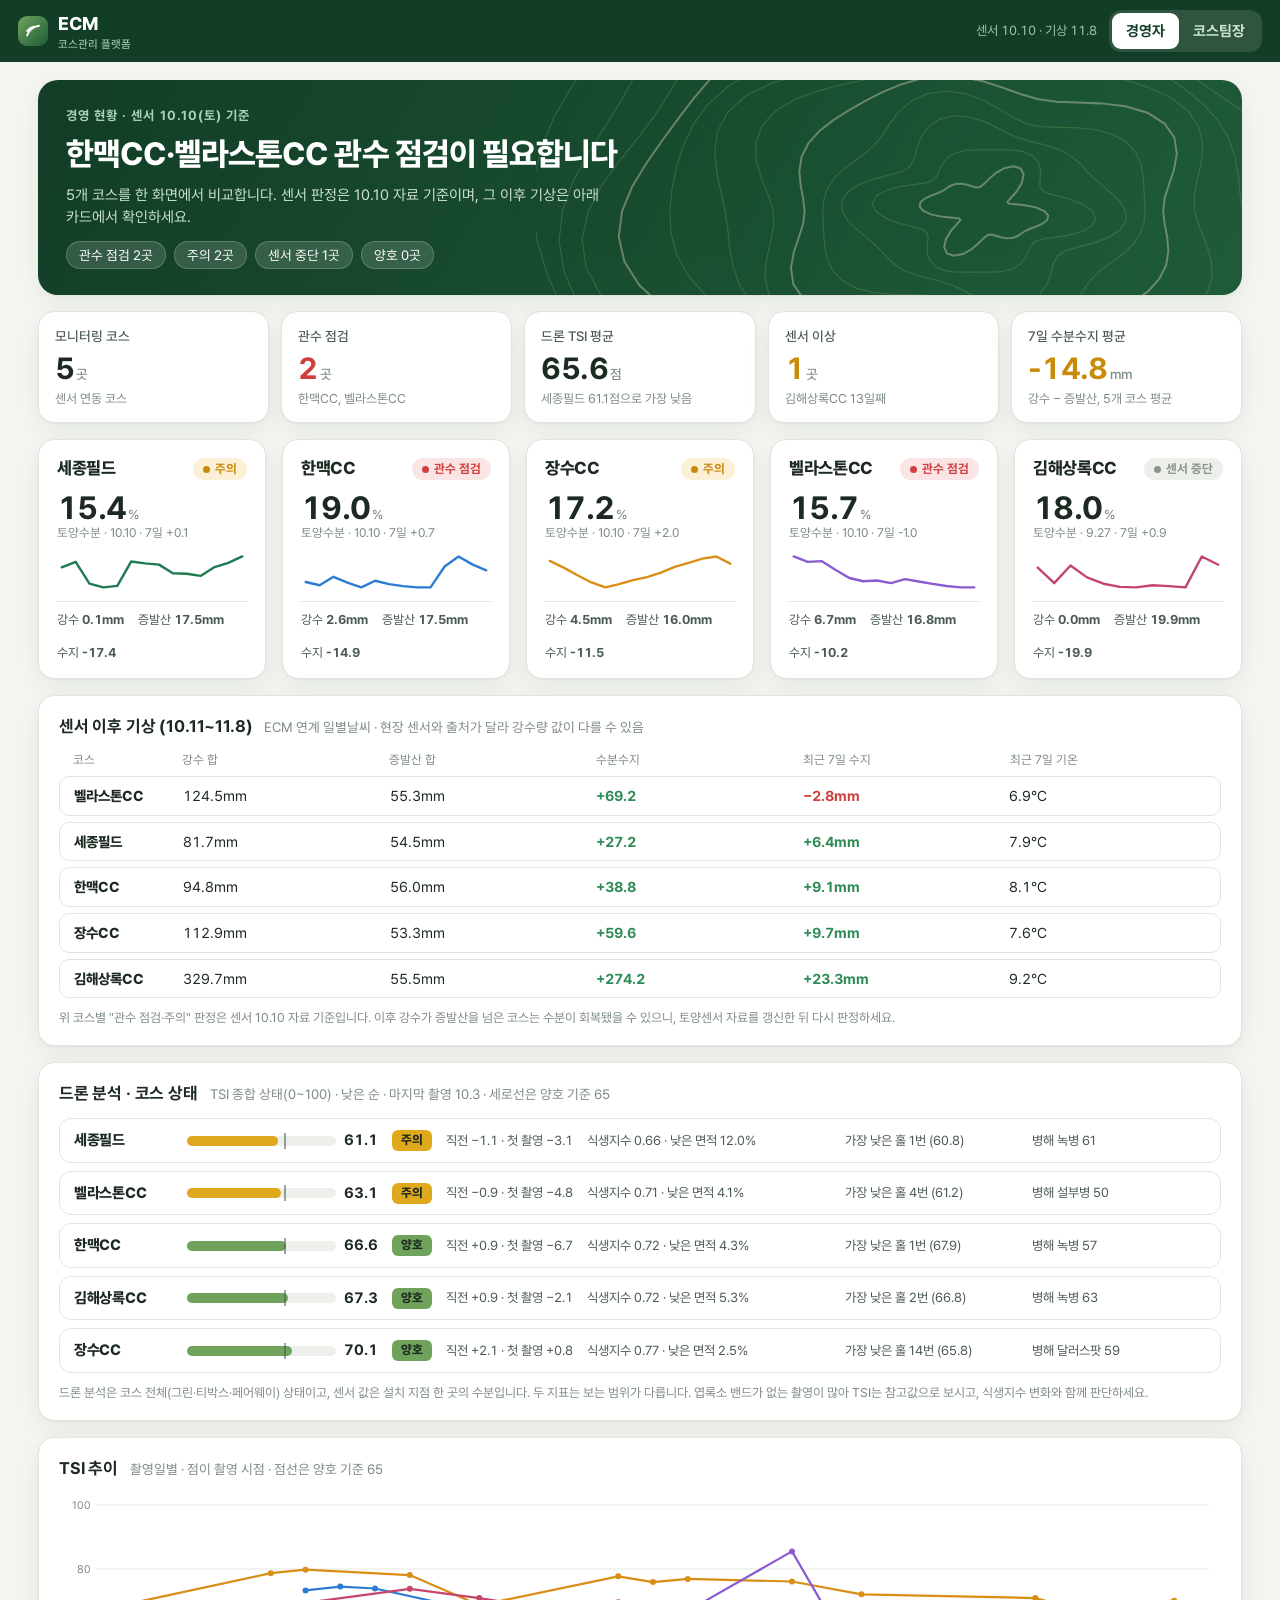
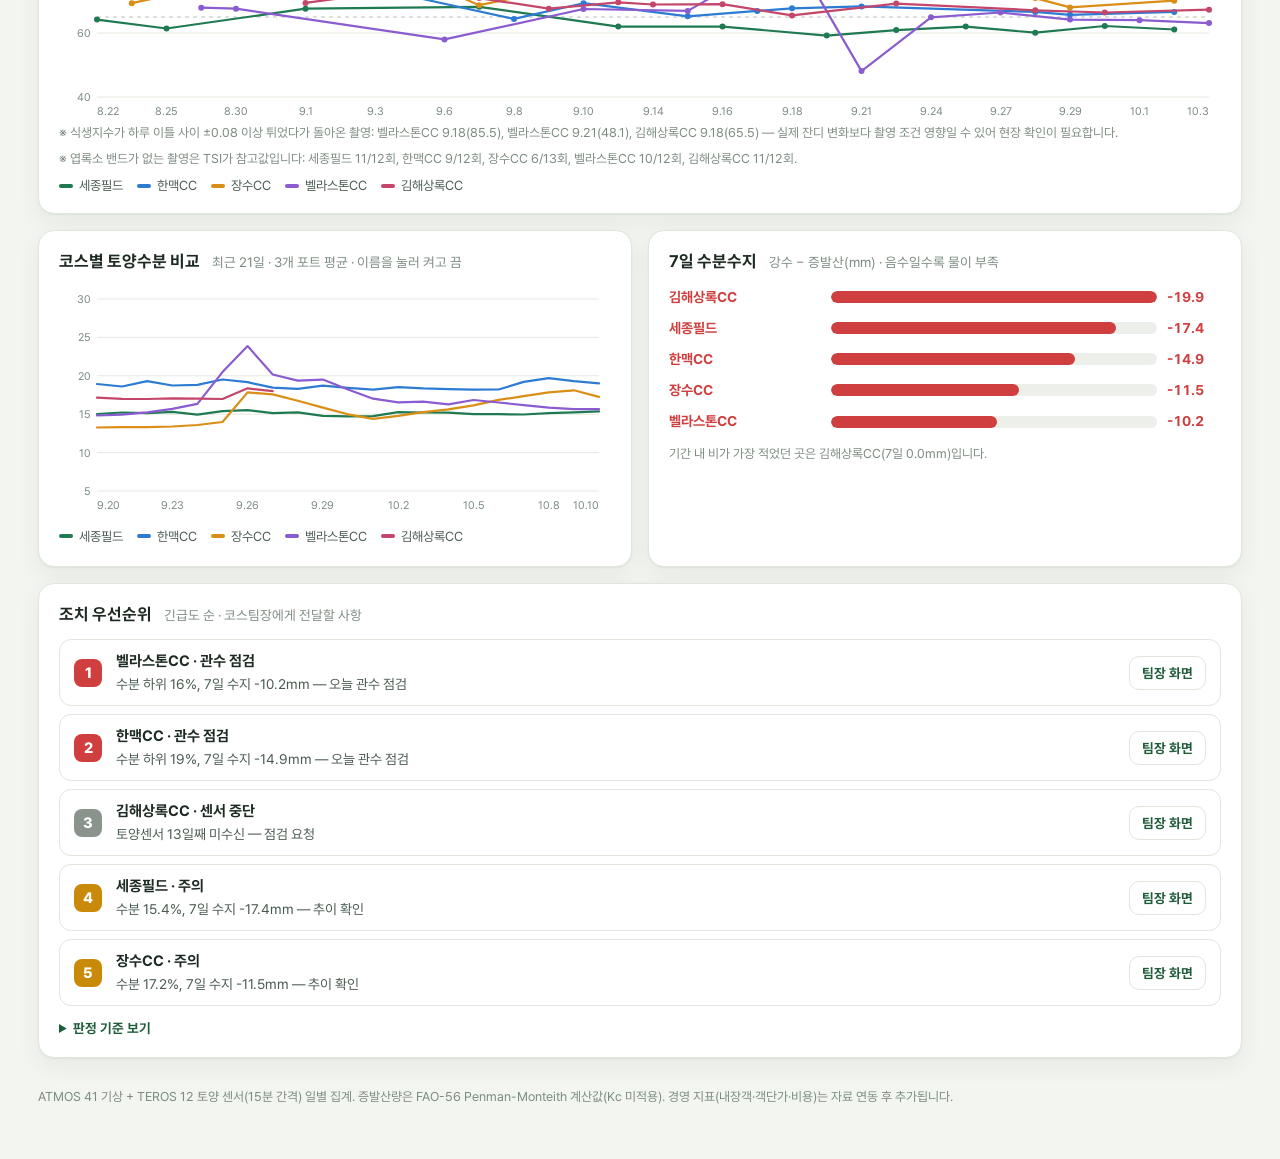
<file: platform/index.html>
<!doctype html>
<html lang="ko">
<head>
<meta charset="utf-8">
<meta name="viewport" content="width=device-width, initial-scale=1, viewport-fit=cover">
<meta name="theme-color" content="#123D26">
<title>ECM 코스관리 플랫폼</title>
<link rel="manifest" href="manifest.webmanifest">
<link rel="icon" href="icons/icon.svg" type="image/svg+xml">
<link rel="apple-touch-icon" href="icons/icon-192.png">
<link rel="stylesheet" href="styles.css">
</head>
<body>
<header class="bar">
  <div class="brand"><i><svg width="18" height="18" viewBox="0 0 24 24" fill="none" stroke="#fff" stroke-width="2.4" stroke-linecap="round"><path d="M4 18c3-8 9-12 16-13"/><path d="M4 12c2-3 5-5 9-6"/></svg></i><div>ECM<small>코스관리 플랫폼</small></div></div>
  <span class="sp"></span>
  <span class="asof num" id="asof"></span>
  <div class="seg" role="group" aria-label="보기 전환">
    <button id="roleExec" aria-pressed="true">경영자</button>
    <button id="roleTeam" aria-pressed="false">코스팀장</button>
  </div>
</header>
<main id="app" aria-live="polite"></main>
<script src="app.js"></script>
<script>if ('serviceWorker' in navigator) navigator.serviceWorker.register('sw.js').catch(function () {});</script>
</body>
</html>
</file>
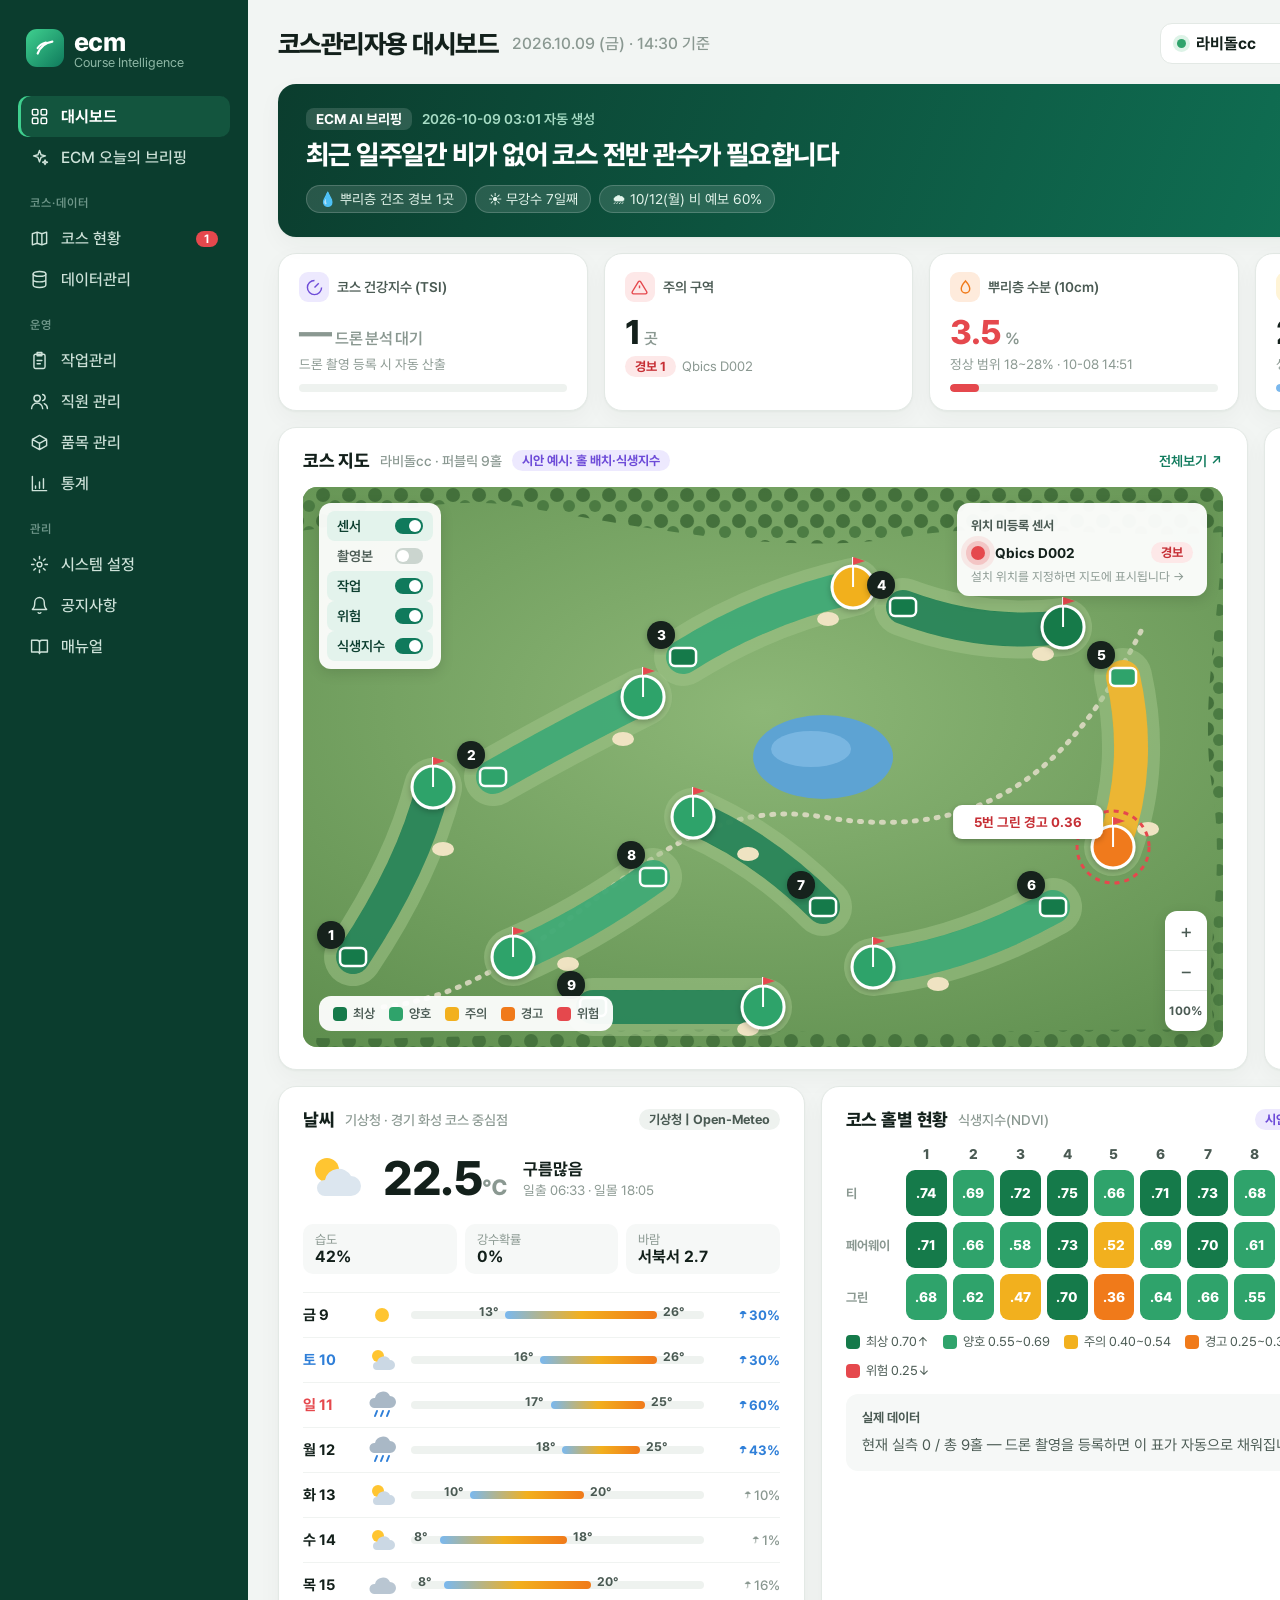
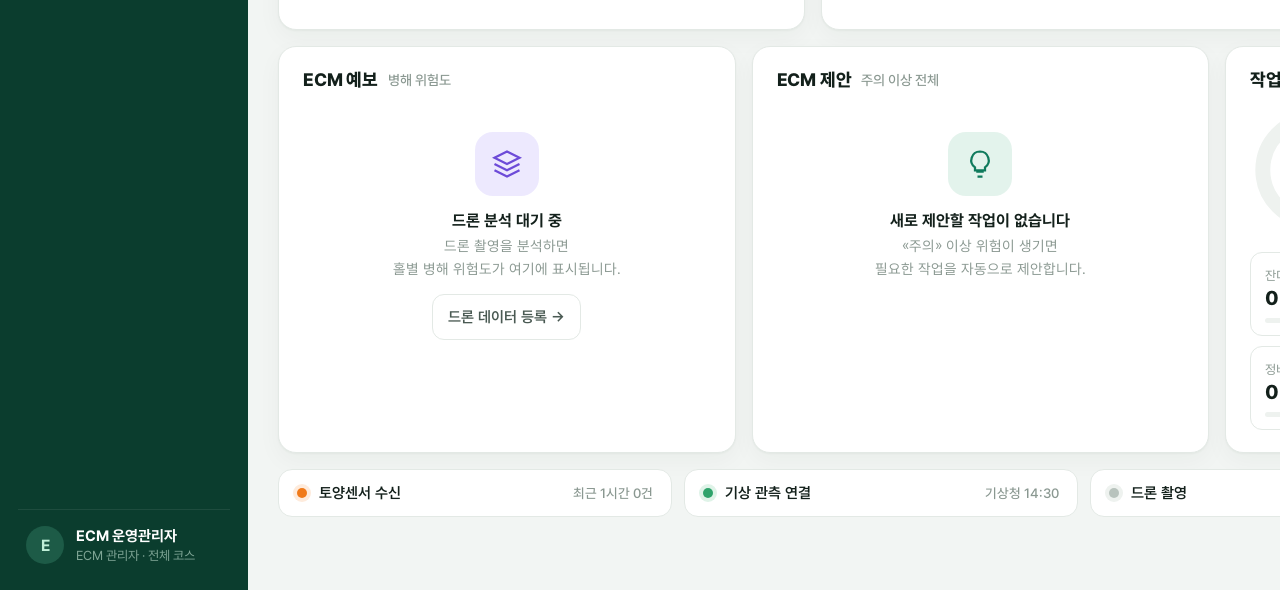
<file: images/html/2026-10-09_ECM대시보드_리디자인_v1.html>
<!doctype html>
<html lang="ko">
<head>
<meta charset="utf-8">
<title>ECM 대시보드 리디자인</title>
<link rel="stylesheet" href="_base.css">
<style>
  html, body { height: auto; overflow: visible; }
  :root {
    --bg: #F2F5F3;
    --card: #FFFFFF;
    --ink: #13201B;
    --ink2: #4A5A53;
    --mute: #8A9891;
    --line: #E3E9E5;
    --brand: #0F7A5C;
    --brand-d: #0B3D2E;
    --brand-l: #E3F3EC;
    --ok: #2FA36B;
    --best: #157A4A;
    --watch: #F2B01E;
    --warn: #F07A1A;
    --danger: #E5484D;
    --none: #D7DED9;
    --sky: #2F7FD8;
  }
  body { background: var(--bg); color: var(--ink); }
  .app { display: grid; grid-template-columns: 248px 1fr; min-height: 1600px; }

  /* 사이드바 */
  .side { background: var(--brand-d); color: #CFE3DA; padding: 26px 18px; display: flex; flex-direction: column; }
  .logo { display: flex; align-items: center; gap: 10px; padding: 0 8px 26px; }
  .logo-mark { width: 38px; height: 38px; border-radius: 11px; background: linear-gradient(135deg, #3FD08F, #0F7A5C); display: grid; place-items: center; }
  .logo b { font-size: 26px; font-weight: 800; color: #fff; letter-spacing: -0.02em; }
  .logo span { font-size: 13px; color: #8FB8A6; display: block; margin-top: -2px; }
  .nav-sec { font-size: 12px; font-weight: 600; color: #6F978A; letter-spacing: 0.08em; padding: 18px 12px 8px; }
  .nav a { display: flex; align-items: center; gap: 12px; padding: 11px 12px; border-radius: 10px; font-size: 16px; font-weight: 500; color: #CFE3DA; text-decoration: none; }
  .nav a svg { width: 19px; height: 19px; stroke: currentColor; fill: none; stroke-width: 1.8; stroke-linecap: round; stroke-linejoin: round; flex: none; }
  .nav a.on { background: rgba(63, 208, 143, 0.16); color: #fff; font-weight: 700; box-shadow: inset 3px 0 0 #3FD08F; }
  .nav a .cnt { margin-left: auto; font-size: 12px; font-weight: 700; background: var(--danger); color: #fff; border-radius: 10px; padding: 1px 8px; }
  .side-foot { margin-top: auto; border-top: 1px solid rgba(255,255,255,0.08); padding: 16px 8px 0; display: flex; align-items: center; gap: 12px; }
  .avatar { width: 38px; height: 38px; border-radius: 50%; background: #1D5B47; color: #BFF0D8; display: grid; place-items: center; font-weight: 700; }
  .side-foot b { color: #fff; font-size: 15px; display: block; }
  .side-foot small { font-size: 13px; color: #7FA596; }

  /* 상단바 */
  .main { padding: 22px 30px 40px; }
  .top { display: flex; align-items: center; gap: 14px; margin-bottom: 20px; }
  .top h1 { font-size: 26px; font-weight: 800; color: var(--ink); margin: 0; letter-spacing: -0.02em; }
  .top .date { font-size: 16px; color: var(--mute); font-weight: 500; }
  .sp { flex: 1; }
  .sel { display: flex; align-items: center; gap: 10px; background: var(--card); border: 1px solid var(--line); border-radius: 12px; padding: 10px 16px; font-size: 16px; font-weight: 700; min-width: 210px; }
  .sel .dot { width: 9px; height: 9px; border-radius: 50%; background: var(--ok); box-shadow: 0 0 0 4px #DDF3E7; }
  .sel .chev { margin-left: auto; color: var(--mute); }
  .btn { display: inline-flex; align-items: center; gap: 8px; background: var(--card); border: 1px solid var(--line); border-radius: 12px; padding: 10px 15px; font-size: 15px; font-weight: 600; color: var(--ink2); }
  .btn svg { width: 17px; height: 17px; stroke: currentColor; fill: none; stroke-width: 1.8; }
  .btn.pri { background: var(--brand); border-color: var(--brand); color: #fff; }
  .ibtn { width: 42px; height: 42px; border-radius: 12px; background: var(--card); border: 1px solid var(--line); display: grid; place-items: center; color: var(--ink2); position: relative; }
  .ibtn svg { width: 19px; height: 19px; stroke: currentColor; fill: none; stroke-width: 1.8; }
  .ibtn .badge { position: absolute; top: 8px; right: 9px; width: 8px; height: 8px; border-radius: 50%; background: var(--danger); border: 2px solid #fff; }

  .card { background: var(--card); border-radius: 18px; border: 1px solid var(--line); box-shadow: 0 1px 2px rgba(16, 40, 30, 0.04), 0 8px 24px rgba(16, 40, 30, 0.04); padding: 22px 24px; }
  .ch { display: flex; align-items: center; gap: 10px; margin-bottom: 16px; }
  .ch h3 { font-size: 18px; font-weight: 800; letter-spacing: -0.01em; }
  .ch .sub { font-size: 14px; color: var(--mute); font-weight: 500; }
  .ch .more { margin-left: auto; font-size: 14px; font-weight: 600; color: var(--brand); }
  .tag { display: inline-flex; align-items: center; gap: 6px; font-size: 13px; font-weight: 700; padding: 3px 10px; border-radius: 20px; }
  .t-danger { background: #FDE8E8; color: #C62F35; }
  .t-warn { background: #FEEBDC; color: #C25A0C; }
  .t-ok { background: #DFF3E8; color: #1C7A4C; }
  .t-mute { background: #EEF2EF; color: var(--ink2); }
  .t-sample { background: #EDE9FE; color: #6D4BD8; }

  /* 브리핑 */
  .brief { display: grid; grid-template-columns: 1fr auto; gap: 24px; align-items: center; padding: 24px 28px; background: linear-gradient(110deg, #0B3D2E 0%, #0F6B50 60%, #1C8C66 100%); color: #fff; border: none; position: relative; overflow: hidden; }
  .brief::after { content: ''; position: absolute; right: -60px; top: -80px; width: 320px; height: 320px; border-radius: 50%; background: radial-gradient(circle, rgba(63,208,143,0.35), transparent 70%); }
  .brief .lbl { display: flex; align-items: center; gap: 10px; font-size: 14px; color: #A7DCC5; font-weight: 600; }
  .brief .lbl .ai { background: rgba(255,255,255,0.14); border-radius: 8px; padding: 3px 10px; color: #fff; font-weight: 700; }
  .brief .head { font-size: 27px; font-weight: 800; margin-top: 8px; letter-spacing: -0.02em; }
  .brief .chips { display: flex; gap: 8px; margin-top: 14px; }
  .brief .chips span { font-size: 14px; background: rgba(255,255,255,0.12); border: 1px solid rgba(255,255,255,0.18); border-radius: 20px; padding: 5px 12px; color: #E4F5EC; }
  .brief .act { display: flex; gap: 14px; position: relative; z-index: 1; }
  .brief .stat { background: rgba(255,255,255,0.1); border: 1px solid rgba(255,255,255,0.16); border-radius: 14px; padding: 12px 20px; text-align: center; min-width: 120px; }
  .brief .stat b { font-size: 30px; font-weight: 800; display: block; }
  .brief .stat small { font-size: 13px; color: #A7DCC5; }
  .brief .go { background: #fff; color: var(--brand-d); border-radius: 14px; padding: 0 22px; display: flex; align-items: center; gap: 8px; font-weight: 700; font-size: 16px; }

  /* KPI */
  .kpis { display: grid; grid-template-columns: repeat(5, 1fr); gap: 16px; margin: 16px 0; }
  .kpi { padding: 18px 20px; }
  .kpi .k { display: flex; align-items: center; gap: 8px; font-size: 14px; color: var(--ink2); font-weight: 600; }
  .kpi .k i { width: 30px; height: 30px; border-radius: 9px; display: grid; place-items: center; }
  .kpi .k i svg { width: 17px; height: 17px; fill: none; stroke: currentColor; stroke-width: 2; }
  .kpi .v { font-size: 34px; font-weight: 800; margin-top: 10px; letter-spacing: -0.02em; }
  .kpi .v small { font-size: 16px; font-weight: 600; color: var(--mute); margin-left: 4px; }
  .kpi .d { font-size: 13.5px; color: var(--mute); margin-top: 4px; }
  .meter { height: 8px; border-radius: 4px; background: #EEF2EF; margin-top: 12px; position: relative; overflow: hidden; }
  .meter b { position: absolute; left: 0; top: 0; bottom: 0; border-radius: 4px; }

  .row { display: grid; gap: 16px; margin-bottom: 16px; }
  .r1 { grid-template-columns: 1.55fr 1fr; }
  .r2 { grid-template-columns: 1fr 1fr 1fr; }
  .r3 { grid-template-columns: 1.4fr 1fr; }

  /* 지도 */
  .map { position: relative; border-radius: 14px; overflow: hidden; height: 560px; background: #7FA86A; }
  .map svg.course { width: 100%; height: 100%; display: block; }
  .layers { position: absolute; left: 16px; top: 16px; background: rgba(255,255,255,0.94); border-radius: 12px; padding: 8px; box-shadow: 0 4px 14px rgba(0,0,0,0.12); }
  .layers div { display: flex; align-items: center; gap: 10px; font-size: 14px; font-weight: 600; padding: 7px 10px; border-radius: 8px; color: var(--ink2); }
  .layers div.on { background: var(--brand-l); color: var(--brand-d); }
  .layers .sw { margin-left: auto; width: 28px; height: 16px; border-radius: 8px; background: #CBD5CF; position: relative; }
  .layers .sw::after { content: ''; position: absolute; left: 2px; top: 2px; width: 12px; height: 12px; border-radius: 50%; background: #fff; }
  .layers .on .sw { background: var(--brand); }
  .layers .on .sw::after { left: 14px; }
  .maplegend { position: absolute; left: 16px; bottom: 16px; background: rgba(255,255,255,0.94); border-radius: 12px; padding: 10px 14px; display: flex; gap: 14px; font-size: 13px; font-weight: 600; color: var(--ink2); }
  .maplegend span { display: flex; align-items: center; gap: 6px; }
  .maplegend i { width: 14px; height: 14px; border-radius: 4px; }
  .zoom { position: absolute; right: 16px; bottom: 16px; display: flex; flex-direction: column; background: #fff; border-radius: 12px; box-shadow: 0 4px 14px rgba(0,0,0,0.12); overflow: hidden; }
  .zoom div { width: 42px; height: 40px; display: grid; place-items: center; font-size: 20px; color: var(--ink2); border-bottom: 1px solid var(--line); }
  .zoom div:last-child { border: none; font-size: 12px; font-weight: 700; }
  .unplaced { position: absolute; right: 16px; top: 16px; background: rgba(255,255,255,0.95); border-radius: 12px; padding: 12px 14px; width: 250px; box-shadow: 0 4px 14px rgba(0,0,0,0.12); }
  .unplaced b { font-size: 13px; color: var(--ink2); }
  .unplaced .s { display: flex; align-items: center; gap: 10px; margin-top: 8px; font-size: 14px; font-weight: 700; }
  .pulse { width: 14px; height: 14px; border-radius: 50%; background: var(--danger); box-shadow: 0 0 0 5px rgba(229,72,77,0.22), 0 0 0 10px rgba(229,72,77,0.1); flex: none; }
  .unplaced small { display: block; font-size: 12.5px; color: var(--mute); margin-top: 6px; }

  /* 진단 */
  .diag-top { display: flex; align-items: flex-start; gap: 14px; }
  .diag-n { width: 36px; height: 36px; border-radius: 10px; background: var(--danger); color: #fff; font-weight: 800; font-size: 18px; display: grid; place-items: center; flex: none; }
  .diag-t { font-size: 19px; font-weight: 800; }
  .diag-m { font-size: 14px; color: var(--mute); margin-top: 4px; display: flex; gap: 10px; align-items: center; }
  .conf { display: inline-flex; gap: 3px; }
  .conf i { width: 8px; height: 8px; border-radius: 50%; background: var(--danger); }
  .gauge { margin: 22px 0 6px; }
  .gauge .bar { position: relative; height: 18px; border-radius: 9px; display: flex; overflow: hidden; }
  .gauge .bar div { height: 100%; }
  .gauge .pin { position: absolute; top: -12px; transform: translateX(-50%); display: flex; flex-direction: column; align-items: center; }
  .gauge .pin b { background: var(--ink); color: #fff; font-size: 14px; font-weight: 800; padding: 3px 9px; border-radius: 8px; white-space: nowrap; }
  .gauge .pin i { width: 2px; height: 30px; background: var(--ink); }
  .gauge .scale { display: flex; justify-content: space-between; font-size: 12.5px; color: var(--mute); margin-top: 8px; position: relative; height: 18px; }
  .gauge .scale span { position: absolute; transform: translateX(-50%); }
  .gwrap { position: relative; padding-top: 34px; margin-top: 18px; }
  .ev { display: grid; grid-template-columns: repeat(4, 1fr); gap: 10px; margin-top: 20px; }
  .ev div { background: #F6F8F7; border-radius: 12px; padding: 12px 14px; }
  .ev small { font-size: 12.5px; color: var(--mute); display: block; }
  .ev b { font-size: 20px; font-weight: 800; }
  .ev .w { color: var(--danger); }
  .box { border-radius: 12px; padding: 14px 16px; margin-top: 12px; font-size: 15px; line-height: 1.6; color: var(--ink2); }
  .box b { display: block; font-size: 13px; margin-bottom: 4px; }
  .box.cause { background: #F6F8F7; }
  .box.cause b { color: var(--ink2); }
  .box.prop { background: var(--brand-l); color: #1C4A3A; }
  .box.prop b { color: var(--brand); }
  .diag-act { display: flex; gap: 10px; margin-top: 16px; }
  .diag-act .btn { font-size: 14px; padding: 9px 14px; }

  /* 날씨 */
  .wx-now { display: flex; align-items: center; gap: 16px; }
  .wx-now .t { font-size: 48px; font-weight: 800; letter-spacing: -0.03em; }
  .wx-now .t small { font-size: 22px; color: var(--mute); }
  .wx-now .c { font-size: 17px; font-weight: 700; }
  .wx-now .m { font-size: 13.5px; color: var(--mute); margin-top: 3px; }
  .wx-grid { display: grid; grid-template-columns: repeat(3, 1fr); gap: 8px; margin: 14px 0 18px; }
  .wx-grid div { background: #F6F8F7; border-radius: 10px; padding: 8px 12px; font-size: 13px; color: var(--mute); }
  .wx-grid b { display: block; font-size: 16px; color: var(--ink); }
  .fc { display: grid; grid-template-columns: 54px 34px 1fr 66px; align-items: center; gap: 10px; padding: 7px 0; font-size: 15px; border-top: 1px solid #F0F3F1; }
  .fc .day { font-weight: 700; }
  .fc .day.sun { color: var(--danger); } .fc .day.sat { color: var(--sky); }
  .fc .rng { position: relative; height: 8px; border-radius: 4px; background: #EEF2EF; }
  .fc .rng b { position: absolute; top: 0; bottom: 0; border-radius: 4px; background: linear-gradient(90deg, #79B8F0, #F2B01E, #F07A1A); }
  .fc .rng em { position: absolute; top: -7px; font-style: normal; font-size: 12.5px; font-weight: 700; color: var(--ink2); }
  .fc .pp { text-align: right; font-size: 13.5px; font-weight: 700; color: var(--sky); }
  .fc .pp.lo { color: var(--mute); font-weight: 500; }

  /* 홀 히트맵 */
  .holes { display: grid; grid-template-columns: 54px repeat(9, 1fr); gap: 6px; }
  .holes .hd { text-align: center; font-size: 14px; font-weight: 800; color: var(--ink2); padding-bottom: 2px; }
  .holes .rl { font-size: 13px; font-weight: 700; color: var(--mute); display: flex; align-items: center; }
  .holes .c { height: 46px; border-radius: 9px; display: grid; place-items: center; font-size: 14px; font-weight: 800; color: #fff; }
  .legend { display: flex; gap: 14px; flex-wrap: wrap; margin-top: 14px; font-size: 13px; color: var(--ink2); }
  .legend span { display: flex; align-items: center; gap: 6px; }
  .legend i { width: 14px; height: 14px; border-radius: 4px; }

  /* 센서 추이 */
  .chart-wrap svg { width: 100%; display: block; }
  .series-leg { display: flex; gap: 18px; font-size: 13.5px; color: var(--ink2); margin-top: 6px; }
  .series-leg span { display: flex; align-items: center; gap: 6px; }
  .series-leg i { width: 18px; height: 4px; border-radius: 2px; }

  /* 작업 */
  .tasks-top { display: flex; align-items: center; gap: 24px; }
  .tasks-top .big { font-size: 15px; color: var(--ink2); line-height: 1.6; }
  .tcats { display: grid; grid-template-columns: repeat(3, 1fr); gap: 10px; margin-top: 18px; }
  .tcats > div { border: 1px solid var(--line); border-radius: 12px; padding: 12px 14px; }
  .tcats small { font-size: 13px; color: var(--mute); }
  .tcats b { display: block; font-size: 20px; font-weight: 800; margin-top: 2px; }
  .tcats .tb { height: 5px; border-radius: 3px; background: #EEF2EF; margin-top: 8px; }

  .empty { text-align: center; padding: 26px 10px 10px; color: var(--mute); font-size: 14.5px; line-height: 1.6; }
  .empty .ic { width: 64px; height: 64px; border-radius: 18px; margin: 0 auto 12px; display: grid; place-items: center; }
  .empty .ic svg { width: 30px; height: 30px; fill: none; stroke: currentColor; stroke-width: 1.8; }
  .empty b { color: var(--ink); font-size: 16px; display: block; }
  .empty .btn { margin-top: 14px; }

  .sys { display: flex; gap: 12px; }
  .sys div { flex: 1; display: flex; align-items: center; gap: 12px; background: var(--card); border: 1px solid var(--line); border-radius: 14px; padding: 14px 18px; font-size: 15px; font-weight: 600; }
  .sys i { width: 10px; height: 10px; border-radius: 50%; flex: none; }
  .sys small { margin-left: auto; color: var(--mute); font-weight: 500; font-size: 13.5px; }
  .note { margin-top: 18px; font-size: 13px; color: var(--mute); text-align: right; }
</style>
</head>
<body>
<div class="app">
  <!-- 사이드바 -->
  <aside class="side">
    <div class="logo">
      <div class="logo-mark"><svg width="22" height="22" viewBox="0 0 24 24" fill="none" stroke="#fff" stroke-width="2.4" stroke-linecap="round"><path d="M4 18c3-8 9-12 16-13"/><path d="M4 12c2-3 5-5 9-6"/></svg></div>
      <div><b>ecm</b><span>Course Intelligence</span></div>
    </div>
    <nav class="nav" id="nav"></nav>
    <div class="side-foot">
      <div class="avatar">E</div>
      <div><b>ECM 운영관리자</b><small>ECM 관리자 · 전체 코스</small></div>
    </div>
  </aside>

  <main class="main">
    <!-- 상단바 -->
    <div class="top">
      <h1>코스관리자용 대시보드</h1>
      <span class="date">2026.10.09 (금) · 14:30 기준</span>
      <div class="sp"></div>
      <div class="sel"><span class="dot"></span>라비돌cc<span class="chev">⌄</span></div>
      <span class="btn"><svg viewBox="0 0 24 24"><path d="M14 3H6a2 2 0 0 0-2 2v14a2 2 0 0 0 2 2h12a2 2 0 0 0 2-2V9z"/><path d="M14 3v6h6M9 13l6 6M15 13l-6 6"/></svg>엑셀</span>
      <span class="btn"><svg viewBox="0 0 24 24"><path d="M6 9V3h12v6M6 18H4a2 2 0 0 1-2-2v-5a2 2 0 0 1 2-2h16a2 2 0 0 1 2 2v5a2 2 0 0 1-2 2h-2"/><path d="M6 14h12v7H6z"/></svg>PDF·인쇄</span>
      <span class="btn pri"><svg viewBox="0 0 24 24"><rect x="2" y="4" width="20" height="13" rx="2"/><path d="M8 21h8M12 17v4"/></svg>업무 관제</span>
      <span class="ibtn"><svg viewBox="0 0 24 24"><path d="M4 7V4h16v3M9 20h6M12 4v16"/></svg></span>
      <span class="ibtn"><svg viewBox="0 0 24 24"><path d="M18 8a6 6 0 0 0-12 0c0 7-3 9-3 9h18s-3-2-3-9M13.7 21a2 2 0 0 1-3.4 0"/></svg><i class="badge"></i></span>
      <span class="ibtn"><svg viewBox="0 0 24 24"><circle cx="12" cy="12" r="3"/><path d="M19.4 15a1.7 1.7 0 0 0 .3 1.8l.1.1a2 2 0 1 1-2.8 2.8l-.1-.1a1.7 1.7 0 0 0-1.8-.3 1.7 1.7 0 0 0-1 1.5V21a2 2 0 1 1-4 0v-.1a1.7 1.7 0 0 0-1.1-1.5 1.7 1.7 0 0 0-1.8.3l-.1.1a2 2 0 1 1-2.8-2.8l.1-.1a1.7 1.7 0 0 0 .3-1.8 1.7 1.7 0 0 0-1.5-1H3a2 2 0 1 1 0-4h.1a1.7 1.7 0 0 0 1.5-1.1 1.7 1.7 0 0 0-.3-1.8l-.1-.1a2 2 0 1 1 2.8-2.8l.1.1a1.7 1.7 0 0 0 1.8.3H9a1.7 1.7 0 0 0 1-1.5V3a2 2 0 1 1 4 0v.1a1.7 1.7 0 0 0 1 1.5 1.7 1.7 0 0 0 1.8-.3l.1-.1a2 2 0 1 1 2.8 2.8l-.1.1a1.7 1.7 0 0 0-.3 1.8V9a1.7 1.7 0 0 0 1.5 1H21a2 2 0 1 1 0 4h-.1a1.7 1.7 0 0 0-1.5 1z"/></svg></span>
    </div>

    <!-- ECM 오늘의 브리핑 -->
    <section class="card brief">
      <div>
        <div class="lbl"><span class="ai">ECM AI 브리핑</span>2026-10-09 03:01 자동 생성</div>
        <div class="head">최근 일주일간 비가 없어 코스 전반 관수가 필요합니다</div>
        <div class="chips"><span>💧 뿌리층 건조 경보 1곳</span><span>☀️ 무강수 7일째</span><span>🌧 10/12(월) 비 예보 60%</span></div>
      </div>
      <div class="act">
        <div class="stat"><b>0</b><small>오늘 제안</small></div>
        <div class="stat"><b style="color:#FF9C9F">1</b><small>긴급 확인</small></div>
        <div class="go">브리핑 보기 →</div>
      </div>
    </section>

    <!-- KPI -->
    <section class="kpis">
      <div class="card kpi">
        <div class="k"><i style="background:#EDE9FE;color:#6D4BD8"><svg viewBox="0 0 24 24"><path d="M12 2a10 10 0 1 0 10 10"/><path d="M12 12l6-6"/></svg></i>코스 건강지수 (TSI)</div>
        <div class="v" style="color:var(--mute)">—<small>드론 분석 대기</small></div>
        <div class="d">드론 촬영 등록 시 자동 산출</div>
        <div class="meter"></div>
      </div>
      <div class="card kpi">
        <div class="k"><i style="background:#FDE8E8;color:var(--danger)"><svg viewBox="0 0 24 24"><path d="M10.3 3.9 1.8 18a2 2 0 0 0 1.7 3h17a2 2 0 0 0 1.7-3L13.7 3.9a2 2 0 0 0-3.4 0zM12 9v4M12 17h.01"/></svg></i>주의 구역</div>
        <div class="v">1<small>곳</small></div>
        <div class="d"><span class="tag t-danger">경보 1</span>&nbsp; Qbics D002</div>
      </div>
      <div class="card kpi">
        <div class="k"><i style="background:#FEEBDC;color:var(--warn)"><svg viewBox="0 0 24 24"><path d="M12 2.7s-6 6.5-6 11a6 6 0 0 0 12 0c0-4.5-6-11-6-11z"/></svg></i>뿌리층 수분 (10cm)</div>
        <div class="v" style="color:var(--danger)">3.5<small>%</small></div>
        <div class="d">정상 범위 18~28% · 10-08 14:51</div>
        <div class="meter"><b style="width:10.6%;background:var(--danger)"></b></div>
      </div>
      <div class="card kpi">
        <div class="k"><i style="background:#FFF4D6;color:#B07D06"><svg viewBox="0 0 24 24"><path d="M14 14.8V4a2 2 0 0 0-4 0v10.8a4 4 0 1 0 4 0z"/></svg></i>지온</div>
        <div class="v">24.2<small>℃</small></div>
        <div class="d">생육 정체 기준 25℃ 이하</div>
        <div class="meter"><b style="width:72%;background:linear-gradient(90deg,#79B8F0,#F2B01E)"></b></div>
      </div>
      <div class="card kpi">
        <div class="k"><i style="background:var(--brand-l);color:var(--brand)"><svg viewBox="0 0 24 24"><path d="M4.9 19.1a10 10 0 0 1 0-14.2M7.8 16.2a6 6 0 0 1 0-8.4M16.2 7.8a6 6 0 0 1 0 8.4M19.1 4.9a10 10 0 0 1 0 14.2"/><circle cx="12" cy="12" r="2"/></svg></i>센서 수신</div>
        <div class="v">0<small>% · 1대</small></div>
        <div class="d">최근 1시간 수신 없음 · 오늘 4/1,440건</div>
        <div class="meter"><b style="width:0.3%;background:var(--warn)"></b></div>
      </div>
    </section>

    <!-- 지도 + 진단 -->
    <section class="row r1">
      <div class="card">
        <div class="ch"><h3>코스 지도</h3><span class="sub">라비돌cc · 퍼블릭 9홀</span><span class="tag t-sample">시안 예시: 홀 배치·식생지수</span><span class="more">전체보기 ↗</span></div>
        <div class="map">
          <svg class="course" id="course" viewBox="0 0 1000 560" preserveAspectRatio="xMidYMid slice"></svg>
          <div class="layers">
            <div class="on">센서<span class="sw"></span></div>
            <div>촬영본<span class="sw"></span></div>
            <div class="on">작업<span class="sw"></span></div>
            <div class="on">위험<span class="sw"></span></div>
            <div class="on">식생지수<span class="sw"></span></div>
          </div>
          <div class="unplaced">
            <b>위치 미등록 센서</b>
            <div class="s"><span class="pulse"></span>Qbics D002<span class="tag t-danger" style="margin-left:auto">경보</span></div>
            <small>설치 위치를 지정하면 지도에 표시됩니다 →</small>
          </div>
          <div class="maplegend">
            <span><i style="background:var(--best)"></i>최상</span><span><i style="background:var(--ok)"></i>양호</span><span><i style="background:var(--watch)"></i>주의</span><span><i style="background:var(--warn)"></i>경고</span><span><i style="background:var(--danger)"></i>위험</span>
          </div>
          <div class="zoom"><div>+</div><div>−</div><div>100%</div></div>
        </div>
      </div>

      <div class="card">
        <div class="ch"><h3>ECM 진단</h3><span class="sub">AI 원인 분석·조치 제안</span><span class="tag t-danger" style="margin-left:auto">1곳</span></div>
        <div class="diag-top">
          <div class="diag-n">1</div>
          <div>
            <div class="diag-t">Qbics D002 — 뿌리층이 말랐습니다</div>
            <div class="diag-m"><span class="tag t-danger">위험</span>10/08 측정 · 신뢰도 <span class="conf"><i></i><i></i><i></i><i></i><i style="opacity:.25"></i></span> 90%</div>
          </div>
        </div>
        <div class="gwrap">
          <div class="gauge">
            <div class="bar" id="vwcbar"></div>
            <div class="pin" style="left:8.75%"><b>3.5%</b><i></i></div>
            <div class="scale" id="vwcscale"></div>
          </div>
        </div>
        <div class="ev">
          <div><small>수분(10cm)</small><b class="w">3.5%</b></div>
          <div><small>정상 범위</small><b>18~28%</b></div>
          <div><small>이어진 시간</small><b class="w">0.3h</b></div>
          <div><small>지온</small><b>24.2℃</b></div>
        </div>
        <div class="box cause"><b>원인</b>모래 포장이 물을 머금는 한계가 15~20%대입니다. 그 아래로 내려가면 뿌리털부터 마르고, 다시 적셔도 물이 겉돌아 잘 스미지 않습니다.</div>
        <div class="box prop"><b>오늘의 조치</b>오늘 중 관수를 잡아주세요. 한 번에 많이 주기보다 나눠 적셔야 물이 스밉니다. 물이 겉돌면 침투제를 함께 써주세요.</div>
        <div class="diag-act"><span class="btn pri">관수 작업 배정</span><span class="btn">위치 보기</span><span class="btn">상세</span></div>
      </div>
    </section>

    <!-- 날씨 / 홀 현황 / 센서 추이 -->
    <section class="row r2">
      <div class="card">
        <div class="ch"><h3>날씨</h3><span class="sub">기상청 · 경기 화성 코스 중심점</span><span class="tag t-mute" style="margin-left:auto">기상청 | Open-Meteo</span></div>
        <div class="wx-now">
          <svg width="64" height="64" viewBox="0 0 64 64"><circle cx="24" cy="24" r="12" fill="#FFC531"/><path d="M22 50h26a10 10 0 0 0 0-20 14 14 0 0 0-26 4 8 8 0 0 0 0 16z" fill="#DCE6EF"/></svg>
          <div><div class="t">22.5<small>℃</small></div></div>
          <div><div class="c">구름많음</div><div class="m">일출 06:33 · 일몰 18:05</div></div>
        </div>
        <div class="wx-grid"><div>습도<b>42%</b></div><div>강수확률<b>0%</b></div><div>바람<b>서북서 2.7</b></div></div>
        <div id="fc"></div>
      </div>

      <div class="card">
        <div class="ch"><h3>코스 홀별 현황</h3><span class="sub">식생지수(NDVI)</span><span class="tag t-sample" style="margin-left:auto">시안 예시</span></div>
        <div class="holes" id="holes"></div>
        <div class="legend">
          <span><i style="background:var(--best)"></i>최상 0.70↑</span><span><i style="background:var(--ok)"></i>양호 0.55~0.69</span><span><i style="background:var(--watch)"></i>주의 0.40~0.54</span><span><i style="background:var(--warn)"></i>경고 0.25~0.39</span><span><i style="background:var(--danger)"></i>위험 0.25↓</span>
        </div>
        <div class="box cause" style="margin-top:16px"><b>실제 데이터</b>현재 실측 0 / 총 9홀 — 드론 촬영을 등록하면 이 표가 자동으로 채워집니다.</div>
      </div>

      <div class="card">
        <div class="ch"><h3>토양센서 추이</h3><span class="sub">최근 7일 · Qbics D002</span><span class="more">센서 데이터 →</span></div>
        <div class="chart-wrap"><svg id="series" viewBox="0 0 520 300"></svg></div>
        <div class="series-leg"><span><i style="background:var(--sky)"></i>토양수분 %</span><span><i style="background:#F07A1A"></i>지온 ℃</span><span><i style="background:#DFF3E8;height:10px"></i>수분 정상 18~28%</span><span>○ 수분 결측</span></div>
        <div class="ev" style="grid-template-columns:repeat(3,1fr)">
          <div><small>토양수분</small><b class="w">6.1%</b></div>
          <div><small>공극수 EC</small><b>0.006</b></div>
          <div><small>지온</small><b>20.3℃</b></div>
        </div>
      </div>
    </section>

    <!-- 예보·제안 / 작업 -->
    <section class="row r3">
      <div class="row" style="grid-template-columns:1fr 1fr;margin:0">
        <div class="card">
          <div class="ch"><h3>ECM 예보</h3><span class="sub">병해 위험도</span></div>
          <div class="empty">
            <div class="ic" style="background:#EDE9FE;color:#6D4BD8"><svg viewBox="0 0 24 24"><path d="M12 2 2 7l10 5 10-5-10-5zM2 17l10 5 10-5M2 12l10 5 10-5"/></svg></div>
            <b>드론 분석 대기 중</b>드론 촬영을 분석하면<br>홀별 병해 위험도가 여기에 표시됩니다.
            <div><span class="btn">드론 데이터 등록 →</span></div>
          </div>
        </div>
        <div class="card">
          <div class="ch"><h3>ECM 제안</h3><span class="sub">주의 이상 전체</span></div>
          <div class="empty">
            <div class="ic" style="background:var(--brand-l);color:var(--brand)"><svg viewBox="0 0 24 24"><path d="M9 18h6M10 22h4M12 2a7 7 0 0 0-4 12.7V17h8v-2.3A7 7 0 0 0 12 2z"/></svg></div>
            <b>새로 제안할 작업이 없습니다</b>«주의» 이상 위험이 생기면<br>필요한 작업을 자동으로 제안합니다.
          </div>
        </div>
      </div>
      <div class="card">
        <div class="ch"><h3>작업 진행 상황</h3><span class="sub">오늘 배정 0건</span><span class="more">작업 현황 →</span></div>
        <div class="tasks-top">
          <svg width="128" height="128" viewBox="0 0 120 120"><circle cx="60" cy="60" r="48" fill="none" stroke="#EEF2EF" stroke-width="14"/><text x="60" y="58" text-anchor="middle" font-size="26" font-weight="800" fill="#13201B">0</text><text x="60" y="80" text-anchor="middle" font-size="13" fill="#8A9891">오늘 작업</text></svg>
          <div class="big">
            <span class="tag t-ok">완료 0</span> <span class="tag t-mute">진행중 0</span> <span class="tag t-mute">대기 0</span><br>
            지난 예정일을 넘긴 작업이 없습니다.<br>
            <b style="color:var(--brand)">진단 1건에 대한 관수 작업 배정을 권장합니다.</b>
          </div>
        </div>
        <div class="tcats" id="tcats"></div>
      </div>
    </section>

    <!-- 시스템 상태 -->
    <section class="sys">
      <div><i style="background:var(--warn);box-shadow:0 0 0 4px #FEEBDC"></i>토양센서 수신<small>최근 1시간 0건</small></div>
      <div><i style="background:var(--ok);box-shadow:0 0 0 4px #DFF3E8"></i>기상 관측 연결<small>기상청 14:30</small></div>
      <div><i style="background:#B8C3BD;box-shadow:0 0 0 4px #EEF2EF"></i>드론 촬영<small>등록된 촬영 없음</small></div>
      <div><i style="background:var(--ok);box-shadow:0 0 0 4px #DFF3E8"></i>AI 브리핑<small>매일 03:00 자동 생성</small></div>
    </section>
    <div class="note">디자인 시안 · 날씨·센서·진단·브리핑은 2026-10-09 데모 서버 실제 값, 홀 배치와 식생지수는 시안용 예시입니다.</div>
  </main>
</div>

<script>
  // 사이드바 메뉴 (현재 대시보드 구성 그대로)
  const ic = {
    grid: '<rect x="3" y="3" width="7" height="7" rx="1.5"/><rect x="14" y="3" width="7" height="7" rx="1.5"/><rect x="3" y="14" width="7" height="7" rx="1.5"/><rect x="14" y="14" width="7" height="7" rx="1.5"/>',
    spark: '<path d="M12 3l1.9 5.6L19.5 10l-5.6 1.9L12 17.5l-1.9-5.6L4.5 10l5.6-1.4z"/><path d="M19 15l.8 2.2L22 18l-2.2.8L19 21l-.8-2.2L16 18l2.2-.8z"/>',
    map: '<path d="M9 4 3 6v14l6-2 6 2 6-2V4l-6 2-6-2zM9 4v14M15 6v14"/>',
    db: '<ellipse cx="12" cy="5" rx="8" ry="3"/><path d="M4 5v14c0 1.7 3.6 3 8 3s8-1.3 8-3V5M4 12c0 1.7 3.6 3 8 3s8-1.3 8-3"/>',
    clip: '<rect x="5" y="4" width="14" height="18" rx="2"/><path d="M9 2h6v4H9zM9 12h6M9 16h4"/>',
    users: '<circle cx="9" cy="8" r="4"/><path d="M2 21a7 7 0 0 1 14 0M16 3.1a4 4 0 0 1 0 7.8M22 21a7 7 0 0 0-4-6.3"/>',
    box: '<path d="M21 8 12 3 3 8v8l9 5 9-5zM3 8l9 5 9-5M12 13v8"/>',
    chart: '<path d="M3 3v18h18M7 15v3M12 10v8M17 6v12"/>',
    gear: '<circle cx="12" cy="12" r="3"/><path d="M12 2v3M12 19v3M2 12h3M19 12h3M4.9 4.9 7 7M17 17l2.1 2.1M4.9 19.1 7 17M17 7l2.1-2.1"/>',
    bell: '<path d="M18 8a6 6 0 0 0-12 0c0 7-3 9-3 9h18s-3-2-3-9M13.7 21a2 2 0 0 1-3.4 0"/>',
    book: '<path d="M2 4h7a3 3 0 0 1 3 3v14a2 2 0 0 0-2-2H2zM22 4h-7a3 3 0 0 0-3 3v14a2 2 0 0 1 2-2h8z"/>',
  };
  const nav = [
    ['', [['grid', '대시보드', 'on'], ['spark', 'ECM 오늘의 브리핑']]],
    ['코스·데이터', [['map', '코스 현황', '', 1], ['db', '데이터관리']]],
    ['운영', [['clip', '작업관리'], ['users', '직원 관리'], ['box', '품목 관리'], ['chart', '통계']]],
    ['관리', [['gear', '시스템 설정'], ['bell', '공지사항'], ['book', '매뉴얼']]],
  ];
  document.getElementById('nav').innerHTML = nav.map(([sec, items]) =>
    (sec ? `<div class="nav-sec">${sec}</div>` : '') +
    items.map(([i, t, on, cnt]) => `<a class="${on || ''}"><svg viewBox="0 0 24 24">${ic[i]}</svg>${t}${cnt ? `<span class="cnt">${cnt}</span>` : ''}</a>`).join('')
  ).join('');

  // 상태 색상
  const C = { best: '#157A4A', ok: '#2FA36B', watch: '#F2B01E', warn: '#F07A1A', danger: '#E5484D' };
  const grade = v => v >= 0.7 ? C.best : v >= 0.55 ? C.ok : v >= 0.4 ? C.watch : v >= 0.25 ? C.warn : C.danger;

  // 시안용 예시 식생지수 [티, 페어웨이, 그린]
  const ndvi = [[0.74,0.71,0.68],[0.69,0.66,0.62],[0.72,0.58,0.47],[0.75,0.73,0.70],[0.66,0.52,0.36],[0.71,0.69,0.64],[0.73,0.70,0.66],[0.68,0.61,0.55],[0.76,0.72,0.69]];

  // 홀 히트맵
  const H = document.getElementById('holes');
  let h = '<div></div>' + ndvi.map((_, i) => `<div class="hd">${i + 1}</div>`).join('');
  ['티', '페어웨이', '그린'].forEach((lab, r) => {
    h += `<div class="rl">${lab}</div>` + ndvi.map(v => `<div class="c" style="background:${grade(v[r])}">${v[r].toFixed(2).slice(1)}</div>`).join('');
  });
  H.innerHTML = h;

  // 코스 지도 (시안용 일러스트)
  const holes = [
    [[90,470],[150,380],[170,300]], [[230,290],[300,250],[380,210]], [[420,170],[500,120],[590,100]],
    [[640,120],[720,150],[800,140]], [[860,190],[880,280],[850,360]], [[790,420],[700,470],[610,480]],
    [[560,420],[500,360],[430,330]], [[390,390],[320,440],[250,470]], [[330,520],[430,520],[500,520]],
  ];
  const svg = document.getElementById('course');
  let s = `<defs>
    <radialGradient id="bgG" cx="50%" cy="40%" r="75%"><stop offset="0" stop-color="#8DB777"/><stop offset="1" stop-color="#5E8E4E"/></radialGradient>
    <pattern id="trees" width="26" height="26" patternUnits="userSpaceOnUse"><circle cx="8" cy="8" r="7" fill="#3E6B37"/><circle cx="20" cy="19" r="6" fill="#47773F"/></pattern>
    <filter id="sh" x="-20%" y="-20%" width="140%" height="140%"><feDropShadow dx="0" dy="2" stdDeviation="3" flood-opacity=".25"/></filter>
  </defs>
  <rect width="1000" height="560" fill="url(#bgG)"/>
  <path d="M0 0h1000v40c-120 20-240-10-360 10S380 40 260 20 60 60 0 40z" fill="url(#trees)" opacity=".9"/>
  <path d="M0 560h1000v-14c-160-10-320 6-480-2S140 560 0 548z" fill="url(#trees)" opacity=".8"/>
  <path d="M955 0h45v560h-45c-20-80 10-160-6-260S970 80 955 0z" fill="url(#trees)" opacity=".9"/>
  <path d="M0 80c40 60 10 140 30 220s-10 160 0 260H0z" fill="url(#trees)" opacity=".9"/>
  <ellipse cx="560" cy="270" rx="70" ry="42" fill="#5BA3D9" opacity=".95"/><ellipse cx="548" cy="262" rx="40" ry="18" fill="#8CC4EC" opacity=".6"/>
  <path d="M120 520 C 300 500 380 300 560 330 S 820 260 880 140" fill="none" stroke="#E9E2CF" stroke-width="5" stroke-dasharray="2 9" stroke-linecap="round" opacity=".8"/>
 `;
  holes.forEach(([t, m, g], i) => {
    const d = `M${t[0]} ${t[1]} Q${m[0]} ${m[1]} ${g[0]} ${g[1]}`;
    const [vt, vf, vg] = ndvi[i];
    s += `<path d="${d}" fill="none" stroke="#9FC488" stroke-width="58" stroke-linecap="round" opacity=".55"/>`;
    s += `<path d="${d}" fill="none" stroke="${grade(vf)}" stroke-width="34" stroke-linecap="round" opacity=".92"/>`;
    s += `<path d="${d}" fill="none" stroke="#fff" stroke-width="34" stroke-linecap="round" opacity=".07" stroke-dasharray="6 6"/>`;
    s += `<ellipse cx="${(m[0] + g[0]) / 2 + 20}" cy="${(m[1] + g[1]) / 2 + 22}" rx="11" ry="7" fill="#EFE3C2"/>`;
    s += `<circle cx="${g[0]}" cy="${g[1]}" r="21" fill="${grade(vg)}" stroke="#fff" stroke-width="3" filter="url(#sh)"/>`;
    s += `<line x1="${g[0]}" y1="${g[1]}" x2="${g[0]}" y2="${g[1] - 30}" stroke="#fff" stroke-width="2"/><path d="M${g[0]} ${g[1] - 30}l12 4-12 4z" fill="#E5484D"/>`;
    s += `<rect x="${t[0] - 13}" y="${t[1] - 9}" width="26" height="18" rx="5" fill="${grade(vt)}" stroke="#fff" stroke-width="2.5"/>`;
    s += `<circle cx="${t[0] - 22}" cy="${t[1] - 22}" r="14" fill="#13201B" filter="url(#sh)"/><text x="${t[0] - 22}" y="${t[1] - 17}" text-anchor="middle" font-size="14" font-weight="800" fill="#fff">${i + 1}</text>`;
  });
  // 경고 홀 강조
  s += `<circle cx="850" cy="360" r="36" fill="none" stroke="#E5484D" stroke-width="3" stroke-dasharray="5 5"/>`;
  s += `<g filter="url(#sh)"><rect x="690" y="318" width="150" height="34" rx="9" fill="#fff"/><text x="765" y="340" text-anchor="middle" font-size="13.5" font-weight="700" fill="#C62F35">5번 그린 경고 0.36</text></g>`;
  svg.innerHTML = s;

  // 수분 게이지 (0~40%)
  const max = 40, bands = [[0,14,'#E5484D'],[14,18,'#F2B01E'],[18,28,'#2FA36B'],[28,33,'#F2B01E'],[33,40,'#5B8DEF']];
  document.getElementById('vwcbar').innerHTML = bands.map(([a, b, c]) => `<div style="width:${(b - a) / max * 100}%;background:${c};opacity:.85"></div>`).join('');
  document.getElementById('vwcscale').innerHTML = [['0',0],['14 마름',14],['18',18],['정상',23],['28',28],['33 과습',33],['40%',40]]
    .map(([t, v]) => `<span style="left:${v / max * 100}%">${t}</span>`).join('');

  // 7일 예보 (기상청·Open-Meteo 실제 값)
  const fc = [['금 9','sun',26,13,30],['토 10','partly',26,16,30],['일 11','rain',25,17,60],['월 12','rain',24.6,17.9,43],['화 13','partly',19.8,10,10],['수 14','partly',18.3,7.5,1],['목 15','cloud',20.4,7.8,16]];
  const wi = {
    sun: '<circle cx="15" cy="15" r="7" fill="#FFC531"/>',
    partly: '<circle cx="11" cy="11" r="6" fill="#FFC531"/><path d="M10 25h13a5 5 0 0 0 0-10 7 7 0 0 0-13 2 4 4 0 0 0 0 8z" fill="#CBD8E4"/>',
    cloud: '<path d="M7 24h16a6 6 0 0 0 0-12 8 8 0 0 0-15 2 5 5 0 0 0-1 10z" fill="#B9C6D2"/>',
    rain: '<path d="M7 18h16a6 6 0 0 0 0-12 8 8 0 0 0-15 2 5 5 0 0 0-1 10z" fill="#A9B8C6"/><path d="M10 21l-2 5M16 21l-2 5M22 21l-2 5" stroke="#2F7FD8" stroke-width="2" stroke-linecap="round"/>',
  };
  const lo = 5, hi = 30;
  document.getElementById('fc').innerHTML = fc.map(([d, w, tx, tn, p]) => {
    const cls = d.startsWith('일') ? 'sun' : d.startsWith('토') ? 'sat' : '';
    const l = (tn - lo) / (hi - lo) * 100, r = (tx - lo) / (hi - lo) * 100;
    return `<div class="fc"><span class="day ${cls}">${d}</span><svg width="30" height="30" viewBox="0 0 30 30">${wi[w]}</svg>
      <div class="rng"><b style="left:${l}%;width:${r - l}%"></b><em style="left:calc(${l}% - 26px)">${Math.round(tn)}°</em><em style="left:calc(${r}% + 6px)">${Math.round(tx)}°</em></div>
      <span class="pp ${p < 30 ? 'lo' : ''}">☂ ${p}%</span></div>`;
  }).join('');

  // 토양센서 7일 추이 (실제 값, 수분 0은 결측 처리)
  const series = [['10-02',0,26.1],['10-03',0,26.6],['10-04',0,26.1],['10-05',3,21.7],['10-06',0,25.5],['10-07',0,25.1],['10-08',6.1,20.3]];
  const W = 520, Hh = 300, L = 52, R = 40, T = 16, B = 34;
  const x = i => L + i * (W - L - R) / (series.length - 1);
  const yV = v => T + (1 - v / 40) * (Hh - T - B);
  const yT = v => T + (1 - (v - 10) / 25) * (Hh - T - B);
  let g = `<rect x="${L}" y="${yV(28)}" width="${W - L - R}" height="${yV(18) - yV(28)}" fill="#DFF3E8"/>`;
  g += `<text x="${W - R - 4}" y="${yV(28) + 16}" text-anchor="end" font-size="12" fill="#1C7A4C" font-weight="700">정상 18~28%</text>`;
  [0, 10, 20, 30, 40].forEach(v => { g += `<line x1="${L}" x2="${W - R}" y1="${yV(v)}" y2="${yV(v)}" stroke="#EEF2EF"/><text x="${L - 16}" y="${yV(v) + 4}" text-anchor="end" font-size="12" fill="#8A9891">${v}</text>`; });
  [10, 20, 30].forEach(v => { g += `<text x="${W - R + 8}" y="${yT(v) + 4}" font-size="12" fill="#F07A1A">${v}°</text>`; });
  g += `<line x1="${L}" x2="${W - R}" y1="${yV(14)}" y2="${yV(14)}" stroke="#E5484D" stroke-dasharray="4 4"/><text x="${L + 6}" y="${yV(14) - 6}" font-size="12" fill="#E5484D" font-weight="700">마름 기준 14%</text>`;
  g += `<polyline points="${series.map((d, i) => `${x(i)},${yT(d[2])}`).join(' ')}" fill="none" stroke="#F07A1A" stroke-width="3" stroke-linejoin="round"/>`;
  series.forEach((d, i) => {
    g += `<text x="${x(i)}" y="${Hh - 10}" text-anchor="middle" font-size="12" fill="#8A9891">${d[0]}</text>`;
    if (d[1] > 0) g += `<circle cx="${x(i)}" cy="${yV(d[1])}" r="7" fill="#2F7FD8" stroke="#fff" stroke-width="2.5"/><text x="${x(i)}" y="${yV(d[1]) - 12}" text-anchor="middle" font-size="13" font-weight="800" fill="#2F7FD8">${d[1]}%</text>`;
    else g += `<circle cx="${x(i)}" cy="${yV(0)}" r="5" fill="#fff" stroke="#B8C3BD" stroke-width="2"/>`;
  });
  document.getElementById('series').innerHTML = g;

  // 작업 분류
  document.getElementById('tcats').innerHTML = ['잔디','조경','관수','정비','갱신','공사']
    .map(t => `<div><small>${t}</small><b>0<span style="font-size:14px;color:#8A9891;font-weight:600"> / 0</span></b><div class="tb"></div></div>`).join('');
</script>
</body>
</html>
</file>
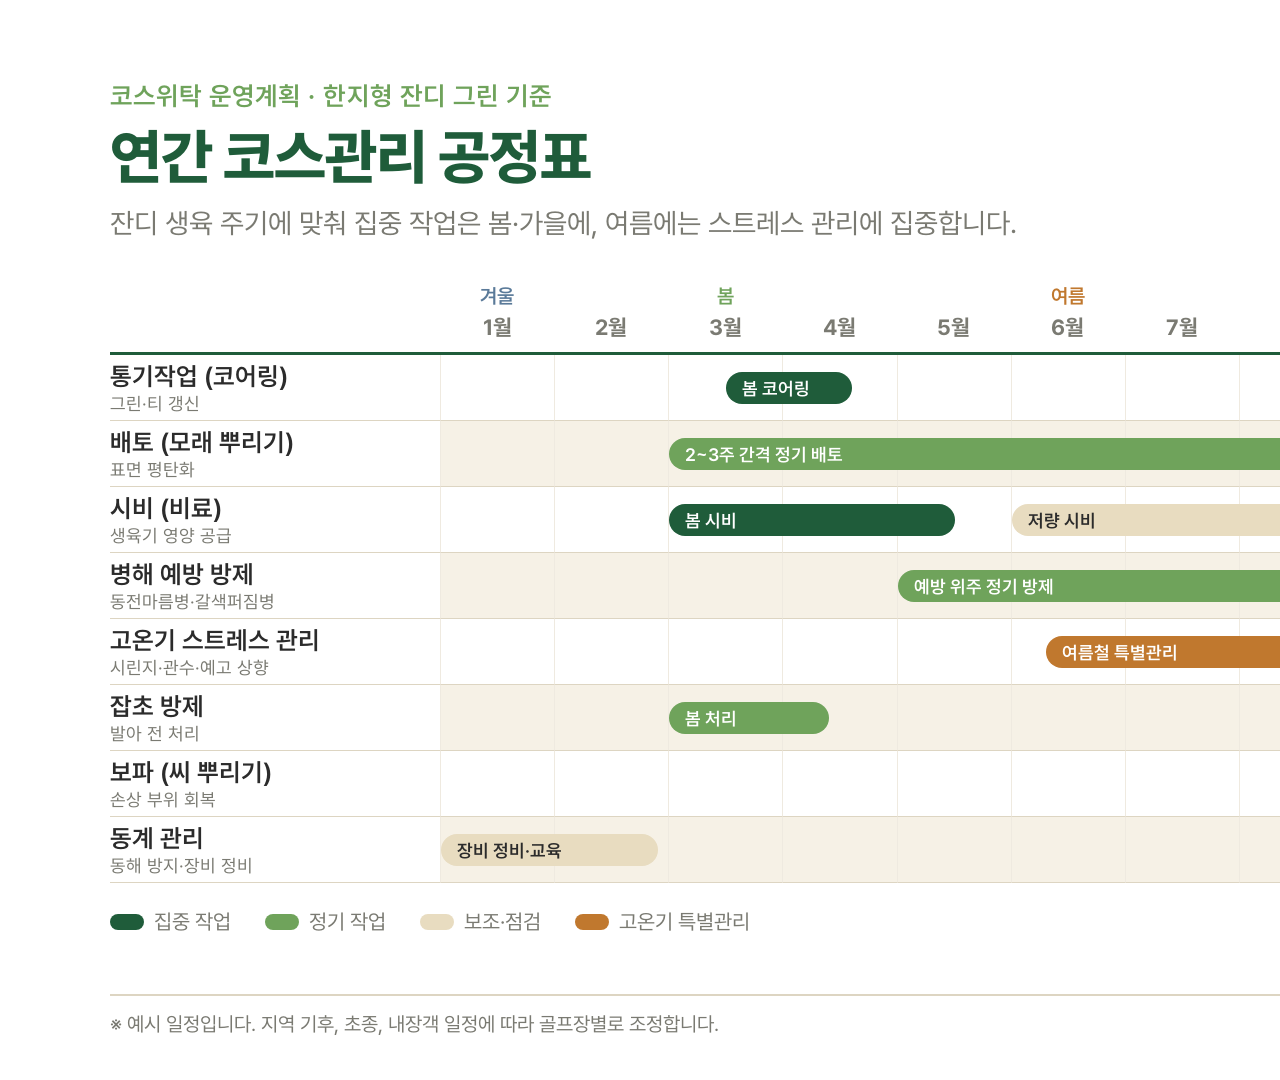
<file: images/html/2026-10-09_연간코스관리공정표_샘플.html>
<!doctype html>
<html lang="ko">
<head>
<meta charset="utf-8">
<title>연간 코스관리 공정표</title>
<link rel="stylesheet" href="_base.css">
<style>
  .chart { margin-top: 44px; display: grid; grid-template-columns: 330px repeat(12, 1fr); }
  .head { font-size: 22px; font-weight: 700; color: var(--gray); text-align: center; padding-bottom: 12px; border-bottom: 3px solid var(--green); }
  .head.season { font-size: 20px; font-weight: 600; padding-bottom: 6px; border-bottom: none; }
  .spring { color: #6FA35B; } .summer { color: #C0782E; } .fall { color: #A0522D; } .winter { color: #5A7A99; }
  .label { font-size: 25px; font-weight: 600; padding: 0 18px 0 0; height: 66px; display: flex; align-items: center; border-bottom: 1px solid var(--line); }
  .label small { display: block; font-size: 18px; font-weight: 400; color: var(--gray); margin-top: 2px; }
  .cell { height: 66px; border-bottom: 1px solid var(--line); border-left: 1px solid #EFEAE0; position: relative; }
  .cell.alt { background: var(--sand-light); }
  .bar { position: absolute; top: 17px; height: 32px; border-radius: 16px; display: flex; align-items: center; padding-left: 16px; font-size: 18px; font-weight: 600; color: #fff; white-space: nowrap; z-index: 2; }
  .main { background: var(--green); }
  .sub { background: var(--fairway); }
  .light { background: var(--sand); color: var(--charcoal); }
  .warn { background: #C0782E; }
  .legend { display: flex; gap: 34px; margin-top: 26px; font-size: 21px; color: var(--gray); }
  .legend span::before { content: ''; display: inline-block; width: 34px; height: 16px; border-radius: 8px; margin-right: 10px; vertical-align: -1px; }
  .lg-main::before { background: var(--green); } .lg-sub::before { background: var(--fairway); }
  .lg-light::before { background: var(--sand); } .lg-warn::before { background: #C0782E; }
</style>
</head>
<body>
<div class="slide">
  <div class="eyebrow">코스위탁 운영계획 · 한지형 잔디 그린 기준</div>
  <h1>연간 코스관리 공정표</h1>
  <div class="lead">잔디 생육 주기에 맞춰 집중 작업은 봄·가을에, 여름에는 스트레스 관리에 집중합니다.</div>

  <div class="chart" id="chart"></div>
  <div class="legend">
    <span class="lg-main">집중 작업</span>
    <span class="lg-sub">정기 작업</span>
    <span class="lg-light">보조·점검</span>
    <span class="lg-warn">고온기 특별관리</span>
  </div>

  <div class="footer">
    <span>※ 예시 일정입니다. 지역 기후, 초종, 내장객 일정에 따라 골프장별로 조정합니다.</span>
    <span>골프코스 위탁관리 제안</span>
  </div>
</div>

<script>
  // [작업명, 설명, [[시작월, 끝월, 종류, 막대 문구], ...]]
  const rows = [
    ['통기작업 (코어링)', '그린·티 갱신', [[3.5, 4.6, 'main', '봄 코어링'], [9.1, 10.2, 'main', '가을 코어링']]],
    ['배토 (모래 뿌리기)', '표면 평탄화', [[3, 11, 'sub', '2~3주 간격 정기 배토']]],
    ['시비 (비료)', '생육기 영양 공급', [[3, 5.5, 'main', '봄 시비'], [6, 8.9, 'light', '저량 시비'], [9, 11, 'main', '가을 시비']]],
    ['병해 예방 방제', '동전마름병·갈색퍼짐병', [[5, 9.9, 'sub', '예방 위주 정기 방제']]],
    ['고온기 스트레스 관리', '시린지·관수·예고 상향', [[6.3, 9, 'warn', '여름철 특별관리']]],
    ['잡초 방제', '발아 전 처리', [[3, 4.4, 'sub', '봄 처리'], [8.7, 9.9, 'sub', '가을 처리']]],
    ['보파 (씨 뿌리기)', '손상 부위 회복', [[9, 10.4, 'main', '가을 보파']]],
    ['동계 관리', '동해 방지·장비 정비', [[1, 2.9, 'light', '장비 정비·교육'], [11.6, 12.99, 'light', '동해 방지']]],
  ];

  const chart = document.getElementById('chart');
  const add = (cls, html = '') => { const d = document.createElement('div'); d.className = cls; d.innerHTML = html; chart.appendChild(d); return d; };

  const seasons = ['winter','winter','spring','spring','spring','summer','summer','summer','fall','fall','fall','winter'];
  const seasonName = { spring: '봄', summer: '여름', fall: '가을', winter: '겨울' };
  add('head season', '');
  seasons.forEach((s, i) => add(`head season ${s}`, (i === 0 || seasons[i - 1] !== s) ? seasonName[s] : ''));
  add('head', '');
  for (let m = 1; m <= 12; m++) add('head', `${m}월`);

  rows.forEach(([name, desc, bars], r) => {
    add('label', `<div>${name}<small>${desc}</small></div>`);
    const cells = [];
    for (let m = 1; m <= 12; m++) cells.push(add('cell' + (r % 2 ? ' alt' : '')));
    bars.forEach(([start, end, kind, text]) => {
      const first = cells[Math.floor(start) - 1];
      const bar = document.createElement('div');
      bar.className = `bar ${kind}`;
      bar.textContent = text;
      const w = first.getBoundingClientRect().width;
      bar.style.left = `${(start - Math.floor(start)) * w}px`;
      bar.style.width = `${(end - start) * w}px`;
      first.appendChild(bar);
    });
  });
</script>
</body>
</html>
</file>
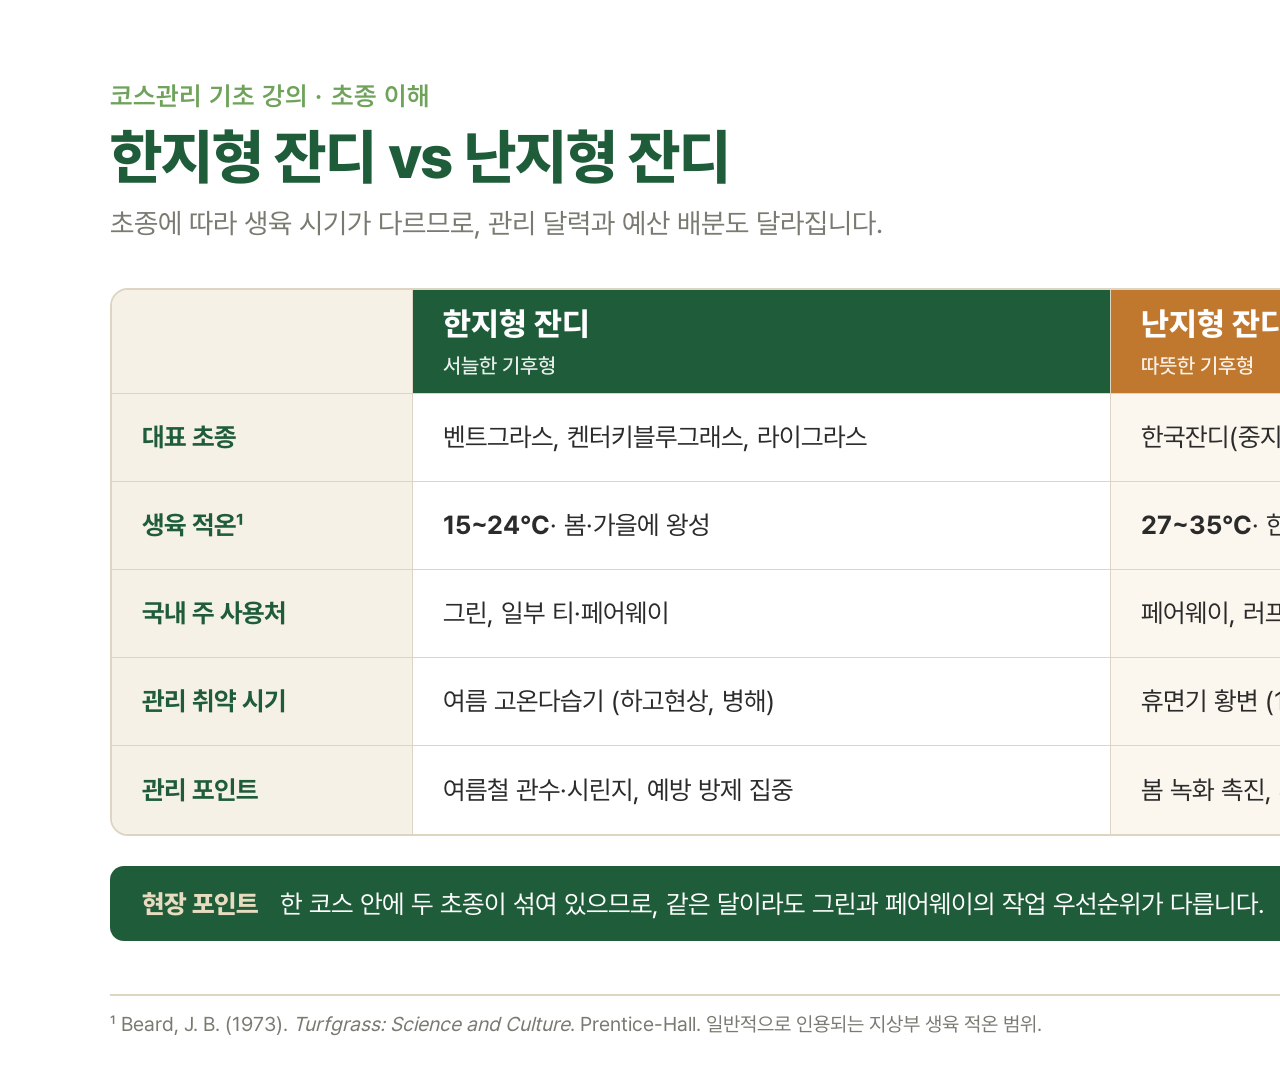
<file: images/html/2026-10-09_한지형난지형잔디비교_v1.html>
<!doctype html>
<html lang="ko">
<head>
<meta charset="utf-8">
<title>한지형·난지형 잔디 비교</title>
<link rel="stylesheet" href="_base.css">
<style>
  .cols { display: grid; grid-template-columns: 300px 1fr 1fr; margin-top: 48px; border-radius: 18px; overflow: hidden; border: 2px solid var(--line); }
  .cols > div { padding: 0 30px; display: flex; align-items: center; min-height: 88px; border-bottom: 1px solid var(--line); font-size: 26px; line-height: 1.4; }
  .cols > div.last { border-bottom: none; }
  .th { font-size: 32px !important; font-weight: 800; color: #fff; min-height: 104px !important; }
  .th small { display: block; font-size: 21px; font-weight: 500; opacity: .9; margin-top: 4px; }
  .th.cool { background: var(--green); }
  .th.warm { background: #C0782E; }
  .th.blank { background: var(--sand-light); }
  .k { font-weight: 700; color: var(--green); background: var(--sand-light); }
  .c { border-left: 1px solid var(--line); }
  .w { border-left: 1px solid var(--line); background: #FBF6EE; }
  b { font-weight: 700; }
  .point { margin-top: 30px; display: flex; gap: 22px; align-items: center; font-size: 26px; background: var(--green); color: #fff; border-radius: 14px; padding: 22px 32px; }
  .point em { font-style: normal; font-weight: 800; color: var(--sand); white-space: nowrap; }
</style>
</head>
<body>
<div class="slide">
  <div class="eyebrow">코스관리 기초 강의 · 초종 이해</div>
  <h1>한지형 잔디 vs 난지형 잔디</h1>
  <div class="lead">초종에 따라 생육 시기가 다르므로, 관리 달력과 예산 배분도 달라집니다.</div>

  <div class="cols">
    <div class="th blank"></div>
    <div class="th cool c"><div>한지형 잔디<small>서늘한 기후형</small></div></div>
    <div class="th warm w" style="background:#C0782E"><div>난지형 잔디<small>따뜻한 기후형</small></div></div>

    <div class="k">대표 초종</div>
    <div class="c">벤트그라스, 켄터키블루그래스, 라이그라스</div>
    <div class="w">한국잔디(중지·들잔디), 버뮤다그라스</div>

    <div class="k">생육 적온¹</div>
    <div class="c"><b>15~24℃</b> · 봄·가을에 왕성</div>
    <div class="w"><b>27~35℃</b> · 한여름에 왕성</div>

    <div class="k">국내 주 사용처</div>
    <div class="c">그린, 일부 티·페어웨이</div>
    <div class="w">페어웨이, 러프</div>

    <div class="k">관리 취약 시기</div>
    <div class="c">여름 고온다습기 (하고현상, 병해)</div>
    <div class="w">휴면기 황변 (11월~이듬해 4월 전후)</div>

    <div class="k last">관리 포인트</div>
    <div class="c last">여름철 관수·시린지, 예방 방제 집중</div>
    <div class="w last">봄 녹화 촉진, 휴면기 답압 관리</div>
  </div>

  <div class="point"><em>현장 포인트</em> 한 코스 안에 두 초종이 섞여 있으므로, 같은 달이라도 그린과 페어웨이의 작업 우선순위가 다릅니다.</div>

  <div class="footer">
    <span>¹ Beard, J. B. (1973). <i>Turfgrass: Science and Culture</i>. Prentice-Hall. 일반적으로 인용되는 지상부 생육 적온 범위.</span>
    <span>골프코스세미나</span>
  </div>
</div>
</body>
</html>
</file>
<file: platform/styles.css>
/* ECM 플랫폼 — 브랜드 색(brand/README.md)을 따르는 경영자·코스팀장 공용 스타일 */
@font-face { font-family: 'Pretendard'; font-weight: 400; src: url('../brand/fonts/Pretendard-Regular.otf'); font-display: swap; }
@font-face { font-family: 'Pretendard'; font-weight: 500; src: url('../brand/fonts/Pretendard-Medium.otf'); font-display: swap; }
@font-face { font-family: 'Pretendard'; font-weight: 700; src: url('../brand/fonts/Pretendard-Bold.otf'); font-display: swap; }
@font-face { font-family: 'Pretendard'; font-weight: 800; src: url('../brand/fonts/Pretendard-ExtraBold.otf'); font-display: swap; }

:root {
  --green: #1F5C3A; --green-d: #123D26; --fairway: #6FA35B; --sand: #E8DCC0; --sand-l: #F6F1E6;
  --bg: #F3F5F0; --card: #FFFFFF; --ink: #1D2A22; --ink2: #4A5A50; --mute: #7C8B80; --line: #E1E6DC;
  --ok: #2E8B57; --ok-bg: #E1F2E8; --watch: #C98A0A; --watch-bg: #FBF0D6; --bad: #CF3F3F; --bad-bg: #FBE4E4; --off: #8A948D; --off-bg: #ECEFEA;
  --c1: #1F7A52; --c2: #2D7BD3; --c3: #D98E16; --c4: #8A5CD0; --c5: #C4476B;
  --r: 16px; --shadow: 0 1px 2px rgba(20,50,35,.05), 0 8px 24px rgba(20,50,35,.06);
}
* { box-sizing: border-box; }
html { -webkit-text-size-adjust: 100%; }
body { margin: 0; background: var(--bg); color: var(--ink); font-family: 'Pretendard', 'Apple SD Gothic Neo', 'Malgun Gothic', system-ui, sans-serif; font-size: 15px; line-height: 1.5; word-break: keep-all; }
button { font: inherit; color: inherit; cursor: pointer; }
button:focus-visible, a:focus-visible, input:focus-visible { outline: 3px solid var(--fairway); outline-offset: 2px; }
.num { font-variant-numeric: tabular-nums; }
[hidden] { display: none !important; }

/* 상단 바 */
.bar { position: sticky; top: 0; z-index: 30; background: var(--green-d); color: #fff; display: flex; align-items: center; gap: 12px; padding: 10px 18px; padding-top: calc(10px + env(safe-area-inset-top, 0px)); }
.brand { display: flex; align-items: center; gap: 10px; font-weight: 800; letter-spacing: -.02em; font-size: 1.15rem; }
.brand i { width: 30px; height: 30px; border-radius: 9px; background: linear-gradient(135deg, var(--fairway), var(--green)); display: grid; place-items: center; }
.brand small { display: block; font-weight: 500; font-size: .7rem; color: #9CC7AC; letter-spacing: 0; margin-top: -2px; }
.sp { flex: 1; }
.seg { display: inline-flex; background: rgba(255,255,255,.12); border-radius: 12px; padding: 3px; }
.seg button { border: 0; background: none; color: #CFE3D6; padding: 7px 14px; border-radius: 9px; font-weight: 700; font-size: .93rem; }
.seg button[aria-pressed="true"] { background: #fff; color: var(--green-d); }
.asof { font-size: .82rem; color: #9CC7AC; white-space: nowrap; }

main { max-width: 1240px; margin: 0 auto; padding: 18px 18px calc(40px + env(safe-area-inset-bottom, 0px)); display: grid; gap: 16px; }

/* 히어로 */
.hero { position: relative; overflow: hidden; border-radius: 20px; background: linear-gradient(120deg, var(--green-d), var(--green)); color: #fff; padding: 26px 28px; min-height: 168px; display: grid; align-content: center; gap: 8px; box-shadow: var(--shadow); }
.hero svg.art { position: absolute; right: -40px; top: -30px; width: 62%; height: 150%; opacity: .55; pointer-events: none; }
.hero > * { position: relative; }
.eyebrow { font-size: .82rem; font-weight: 700; letter-spacing: .08em; color: #A9D4B7; }
.hero h1 { margin: 0; font-size: clamp(1.35rem, 3.4vw, 2rem); font-weight: 800; letter-spacing: -.03em; line-height: 1.3; text-wrap: balance; max-width: 40ch; }
.hero p { margin: 0; color: #CFE3D6; max-width: 62ch; }
.chips { display: flex; flex-wrap: wrap; gap: 8px; margin-top: 4px; }
.chips span { background: rgba(255,255,255,.14); border: 1px solid rgba(255,255,255,.2); border-radius: 20px; padding: 3px 12px; font-size: .85rem; }

/* 카드 공통 */
.card { background: var(--card); border: 1px solid var(--line); border-radius: var(--r); box-shadow: var(--shadow); padding: 18px 20px; min-width: 0; }
.ch { display: flex; align-items: baseline; gap: 8px 12px; flex-wrap: wrap; margin-bottom: 12px; }
.ch h2 { margin: 0; font-size: 1.05rem; font-weight: 700; letter-spacing: -.01em; }
.ch .sub { color: var(--mute); font-size: .85rem; }
.ch .end { margin-left: auto; }
.grid { display: grid; gap: 16px; }
.g2 { grid-template-columns: repeat(auto-fit, minmax(min(100%, 28rem), 1fr)); }
.g5 { grid-template-columns: repeat(auto-fit, minmax(min(100%, 13.2rem), 1fr)); }
.g3 { grid-template-columns: repeat(auto-fit, minmax(min(100%, 18rem), 1fr)); }
.kpis { display: grid; gap: 12px; grid-template-columns: repeat(auto-fit, minmax(min(100%, 11rem), 1fr)); }
.kpi { padding: 14px 16px; }
.kpi .k { color: var(--ink2); font-size: .85rem; font-weight: 500; }
.kpi .v { font-size: 1.9rem; font-weight: 700; letter-spacing: -.02em; line-height: 1.2; margin-top: 4px; }
.kpi .v small { font-size: .85rem; font-weight: 500; color: var(--mute); margin-left: 2px; }
.kpi .d { font-size: .8rem; color: var(--mute); margin-top: 2px; }
.kpi.bad .v { color: var(--bad); } .kpi.watch .v { color: var(--watch); } .kpi.ok .v { color: var(--ok); }

.tag { display: inline-flex; align-items: center; gap: 5px; border-radius: 20px; padding: 2px 10px; font-size: .78rem; font-weight: 700; white-space: nowrap; }
.tag::before { content: ""; width: 7px; height: 7px; border-radius: 50%; background: currentColor; }
.t-ok { background: var(--ok-bg); color: var(--ok); } .t-watch { background: var(--watch-bg); color: var(--watch); }
.t-bad { background: var(--bad-bg); color: var(--bad); } .t-off { background: var(--off-bg); color: var(--off); }

/* 코스 카드 (경영자) */
.cc { text-align: left; width: 100%; display: grid; gap: 10px; background: var(--card); border: 1px solid var(--line); border-radius: var(--r); box-shadow: var(--shadow); padding: 16px 18px; transition: transform .15s, border-color .15s; }
.cc:hover { border-color: var(--fairway); transform: translateY(-2px); }
.cc .top { display: flex; align-items: center; gap: 8px; }
.cc .top b { font-size: 1.08rem; font-weight: 800; letter-spacing: -.02em; }
.cc .top .tag { margin-left: auto; }
.cc .mid { display: grid; gap: 8px; }
.cc .big { font-size: 2rem; font-weight: 700; line-height: 1; letter-spacing: -.02em; }
.cc .big small { font-size: .8rem; color: var(--mute); font-weight: 500; margin-left: 2px; }
.cc .lbl { font-size: .78rem; color: var(--mute); }
.cc svg { width: 100%; height: 40px; }
.cc .foot { display: flex; gap: 14px; font-size: .8rem; color: var(--ink2); border-top: 1px solid var(--line); padding-top: 8px; flex-wrap: wrap; }
.cc .foot b { font-weight: 700; }

/* 우선순위 */
.prio { list-style: none; margin: 0; padding: 0; display: grid; gap: 8px; }
.prio li { display: grid; grid-template-columns: 30px minmax(0, 1fr) auto; gap: 12px; align-items: center; border: 1px solid var(--line); border-radius: 12px; padding: 10px 14px; background: var(--card); }
.prio .n { width: 28px; height: 28px; border-radius: 8px; background: var(--green); color: #fff; font-weight: 800; display: grid; place-items: center; }
.prio li.bad .n { background: var(--bad); } .prio li.watch .n { background: var(--watch); } .prio li.off .n { background: var(--off); }
.prio b { display: block; } .prio span.r { color: var(--ink2); font-size: .87rem; }
.link { background: none; border: 1px solid var(--line); border-radius: 10px; padding: 6px 12px; font-weight: 600; font-size: .85rem; color: var(--green); }
.link:hover { border-color: var(--green); }

/* 차트 */
.chart { position: relative; min-height: 220px; }
.chart svg { width: 100%; display: block; overflow: visible; }
.legend { display: flex; flex-wrap: wrap; gap: 6px 14px; font-size: .82rem; color: var(--ink2); margin-top: 8px; }
.legend button { display: inline-flex; align-items: center; gap: 6px; background: none; border: 0; padding: 2px 0; }
.legend i { width: 14px; height: 4px; border-radius: 2px; }
.legend button[aria-pressed="false"] { opacity: .35; }
.tip { position: absolute; z-index: 5; pointer-events: none; background: #fff; border: 1px solid var(--line); border-radius: 10px; padding: 7px 10px; font-size: .8rem; box-shadow: 0 8px 22px rgba(20,50,35,.18); white-space: nowrap; }
.tip b { display: block; margin-bottom: 2px; }
.tip div { display: flex; align-items: center; gap: 6px; }
.tip i { width: 8px; height: 8px; border-radius: 50%; }
.axis text { fill: var(--mute); font-size: 11px; }
.empty { color: var(--mute); text-align: center; padding: 30px 8px; }

/* 코스팀장 */
.picker { display: flex; gap: 8px; overflow-x: auto; padding-bottom: 2px; scrollbar-width: none; }
.picker::-webkit-scrollbar { display: none; }
.picker button { flex: none; border: 1px solid var(--line); background: var(--card); border-radius: 22px; padding: 7px 16px; font-weight: 700; color: var(--ink2); display: inline-flex; align-items: center; gap: 7px; }
.picker button i { width: 8px; height: 8px; border-radius: 50%; }
.picker button[aria-pressed="true"] { background: var(--green); border-color: var(--green); color: #fff; }
.decide { display: grid; gap: 14px; grid-template-columns: minmax(0, 1.2fr) minmax(0, 1fr); }
.decide .big { font-size: clamp(1.4rem, 3.2vw, 1.9rem); font-weight: 800; letter-spacing: -.03em; line-height: 1.3; margin: 6px 0 10px; text-wrap: balance; }
.reasons { margin: 0; padding: 0; list-style: none; display: grid; gap: 6px; color: var(--ink2); }
.reasons li { padding-left: 18px; position: relative; }
.reasons li::before { content: ""; position: absolute; left: 2px; top: .6em; width: 7px; height: 7px; border-radius: 50%; background: var(--fairway); }
.ports { display: grid; gap: 10px; align-content: start; }
.port { display: grid; grid-template-columns: minmax(4.2rem, 9.5rem) minmax(0, 1fr) 3.4rem; gap: 10px; align-items: center; font-size: .88rem; }
.port .tr { height: 12px; border-radius: 6px; background: var(--off-bg); overflow: hidden; }
.port .tr b { display: block; height: 100%; border-radius: 6px; }
.port.low { font-weight: 700; color: var(--bad); }
.tasks { list-style: none; margin: 0; padding: 0; display: grid; gap: 8px; }
.tasks li { display: grid; grid-template-columns: 28px minmax(0, 1fr) auto; gap: 10px; align-items: center; border: 1px solid var(--line); border-radius: 12px; padding: 10px 12px; }
.tasks li.done { background: var(--sand-l); color: var(--mute); }
.tasks li.done .tt { text-decoration: line-through; }
.chk { width: 28px; height: 28px; border-radius: 8px; border: 2px solid var(--fairway); background: #fff; display: grid; place-items: center; padding: 0; }
.chk svg { width: 16px; height: 16px; stroke: #fff; fill: none; stroke-width: 3; stroke-linecap: round; stroke-linejoin: round; display: none; }
.tasks li.done .chk { background: var(--green); border-color: var(--green); } .tasks li.done .chk svg { display: block; }
.tt small { display: block; color: var(--mute); font-size: .78rem; }
.addrow { display: flex; gap: 8px; margin-top: 10px; }
.addrow input { flex: 1; min-width: 0; border: 1px solid var(--line); border-radius: 10px; padding: 9px 12px; font: inherit; background: #fff; }
.btn { background: var(--green); color: #fff; border: 0; border-radius: 10px; padding: 9px 16px; font-weight: 700; }
.btn:hover { background: var(--green-d); }
.x { background: none; border: 0; color: var(--mute); padding: 4px 8px; }
.note { font-size: .8rem; color: var(--mute); }
.note b { color: var(--ink2); }
details.how { font-size: .85rem; color: var(--ink2); }
details.how summary { cursor: pointer; font-weight: 700; color: var(--green); }
details.how p { margin: 6px 0; }

@media (max-width: 760px) {
  main { padding: 12px 12px calc(32px + env(safe-area-inset-bottom, 0px)); gap: 12px; }
  .bar { padding: 8px 12px; gap: 8px; } .asof { display: none; } .brand small { display: none; }
  .hero { padding: 20px 18px; min-height: 0; } .hero svg.art { width: 110%; opacity: .35; right: -30%; }
  .decide { grid-template-columns: minmax(0, 1fr); }
  .card { padding: 14px 14px; }
}
@media (prefers-reduced-motion: reduce) { * { transition: none !important; animation: none !important; } }
@media print { .bar { position: static; } .hero svg.art { display: none; } }

/* 드론 분석 */
.drs { display: grid; gap: 8px; }
.dr { display: grid; grid-template-columns: 6.2rem minmax(7rem, 1.1fr) auto auto minmax(0, 1.4fr) minmax(0, 1fr) minmax(0, 1fr); gap: 10px 14px; align-items: center; text-align: left; width: 100%; border: 1px solid var(--line); border-radius: 12px; background: var(--card); padding: 10px 14px; }
.dr:hover { border-color: var(--fairway); }
.dr > b { font-weight: 800; letter-spacing: -.02em; }
.dr .tsi { display: flex; align-items: center; gap: 8px; font-weight: 700; }
.dr .tr { position: relative; flex: 1; height: 10px; border-radius: 5px; background: var(--off-bg); }
.dr .tr b { display: block; height: 100%; border-radius: 5px; }
.dr .tr i { position: absolute; top: -3px; bottom: -3px; width: 2px; background: var(--ink2); opacity: .55; }
.dr .sm, .dr .chg { font-size: .82rem; color: var(--ink2); }
.gtag { display: inline-block; border-radius: 6px; padding: 1px 9px; font-size: .78rem; font-weight: 800; white-space: nowrap; }
.hgrid { display: grid; grid-template-columns: repeat(auto-fill, minmax(52px, 1fr)); gap: 6px; margin-bottom: 8px; }
.hgrid button { border: 3px solid transparent; border-radius: 10px; padding: 6px 0 4px; display: grid; justify-items: center; line-height: 1.15; }
.hgrid button b { font-size: 1.05rem; font-weight: 800; }
.hgrid button small { font-size: .72rem; opacity: .9; }
.hgrid button[aria-pressed="true"] { border-color: var(--ink); }
.hdetail { margin-top: 12px; border-top: 1px solid var(--line); padding-top: 12px; }
.zrow { display: grid; grid-template-columns: 4.4rem minmax(0, 1fr) 3rem 5.2rem; gap: 10px; align-items: center; font-size: .88rem; padding: 3px 0; }
.zrow .tr { height: 10px; border-radius: 5px; background: var(--off-bg); overflow: hidden; }
.zrow .tr b { display: block; height: 100%; border-radius: 5px; }
.zrow .dn { color: var(--bad); font-weight: 700; } .zrow .up { color: var(--ok); font-weight: 700; } .zrow .flat { color: var(--mute); }
@media (max-width: 900px) { .dr { grid-template-columns: 1fr auto; } .dr .tsi { grid-column: 1 / -1; } .dr .sm, .dr .chg { grid-column: 1 / -1; } }

/* 센서 이후 기상 */
.wxs { display: grid; gap: 6px; }
.wxr { display: grid; grid-template-columns: 6.2rem repeat(5, minmax(0, 1fr)); gap: 10px; align-items: center; text-align: left; border: 1px solid var(--line); border-radius: 10px; background: var(--card); padding: 8px 14px; font-size: .9rem; width: 100%; }
button.wxr:hover { border-color: var(--fairway); }
.wxr.wxh { border: 0; background: none; color: var(--mute); font-size: .78rem; padding-block: 0; }
.wxr b { font-weight: 800; }
.wxr .dn { color: var(--bad); font-weight: 700; } .wxr .up { color: var(--ok); font-weight: 700; }
@media (max-width: 760px) { .wxr { grid-template-columns: 5rem repeat(3, minmax(0, 1fr)); font-size: .82rem; gap: 6px 8px; } .wxr span:nth-child(5), .wxr span:nth-child(6) { display: none; } }
</file>
<file: images/html/_base.css>
/* 슬라이드 공통 스타일 — 색상과 글꼴은 brand/README.md 기준 */
@font-face { font-family: 'Pretendard'; font-weight: 400; src: url('../../brand/fonts/Pretendard-Regular.otf'); }
@font-face { font-family: 'Pretendard'; font-weight: 500; src: url('../../brand/fonts/Pretendard-Medium.otf'); }
@font-face { font-family: 'Pretendard'; font-weight: 600; src: url('../../brand/fonts/Pretendard-SemiBold.otf'); }
@font-face { font-family: 'Pretendard'; font-weight: 700; src: url('../../brand/fonts/Pretendard-Bold.otf'); }
@font-face { font-family: 'Pretendard'; font-weight: 800; src: url('../../brand/fonts/Pretendard-ExtraBold.otf'); }

:root {
  --green: #1F5C3A;
  --fairway: #6FA35B;
  --sand: #E8DCC0;
  --sand-light: #F6F1E6;
  --charcoal: #2B2B2B;
  --gray: #7A7A72;
  --line: #DDD5C2;
}

* { box-sizing: border-box; margin: 0; padding: 0; }
html, body { width: 1920px; height: 1080px; overflow: hidden; }
body {
  font-family: 'Pretendard', sans-serif;
  color: var(--charcoal);
  background: #FFFFFF;
  word-break: keep-all;
}
.slide { position: relative; width: 1920px; height: 1080px; padding: 80px 110px 70px; }
.eyebrow { font-size: 26px; font-weight: 600; color: var(--fairway); letter-spacing: 0.04em; }
h1 { font-size: 60px; font-weight: 800; color: var(--green); margin-top: 10px; letter-spacing: -0.02em; }
.lead { font-size: 28px; color: var(--gray); margin-top: 14px; }
.footer {
  position: absolute; left: 110px; right: 110px; bottom: 44px;
  display: flex; justify-content: space-between;
  font-size: 20px; color: var(--gray);
  border-top: 2px solid var(--line); padding-top: 16px;
}
</file>
